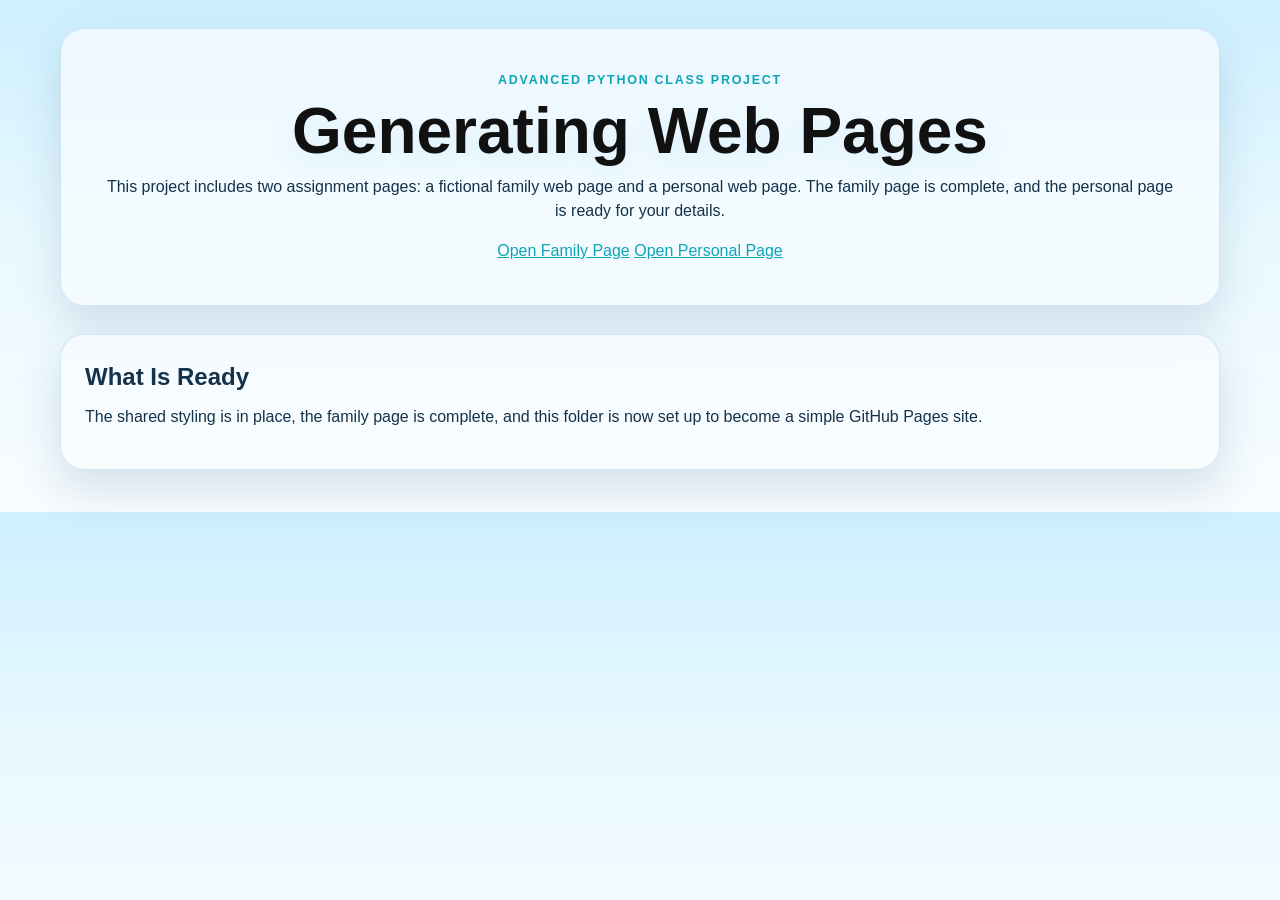
<file: index.html>
<!DOCTYPE html>
<html lang="en">
  <head>
    <meta charset="UTF-8" />
    <meta name="viewport" content="width=device-width, initial-scale=1.0" />
    <title>Generating Web Pages Project</title>
    <link rel="stylesheet" href="styles.css" />
  </head>
  <body>
    <main class="page-shell">
      <section class="hero">
        <p class="eyebrow">Advanced Python Class Project</p>
        <h1>Generating Web Pages</h1>
        <p>
          This project includes two assignment pages: a fictional family web page
          and a personal web page. The family page is complete, and the personal
          page is ready for your details.
        </p>
        <div class="nav-links">
          <a href="family.html">Open Family Page</a>
          <a class="secondary" href="personal.html">Open Personal Page</a>
        </div>
      </section>

      <section class="notice">
        <h2>What Is Ready</h2>
        <p>
          The shared styling is in place, the family page is complete, and this
          folder is now set up to become a simple GitHub Pages site.
        </p>
      </section>
    </main>
  </body>
</html>
</file>
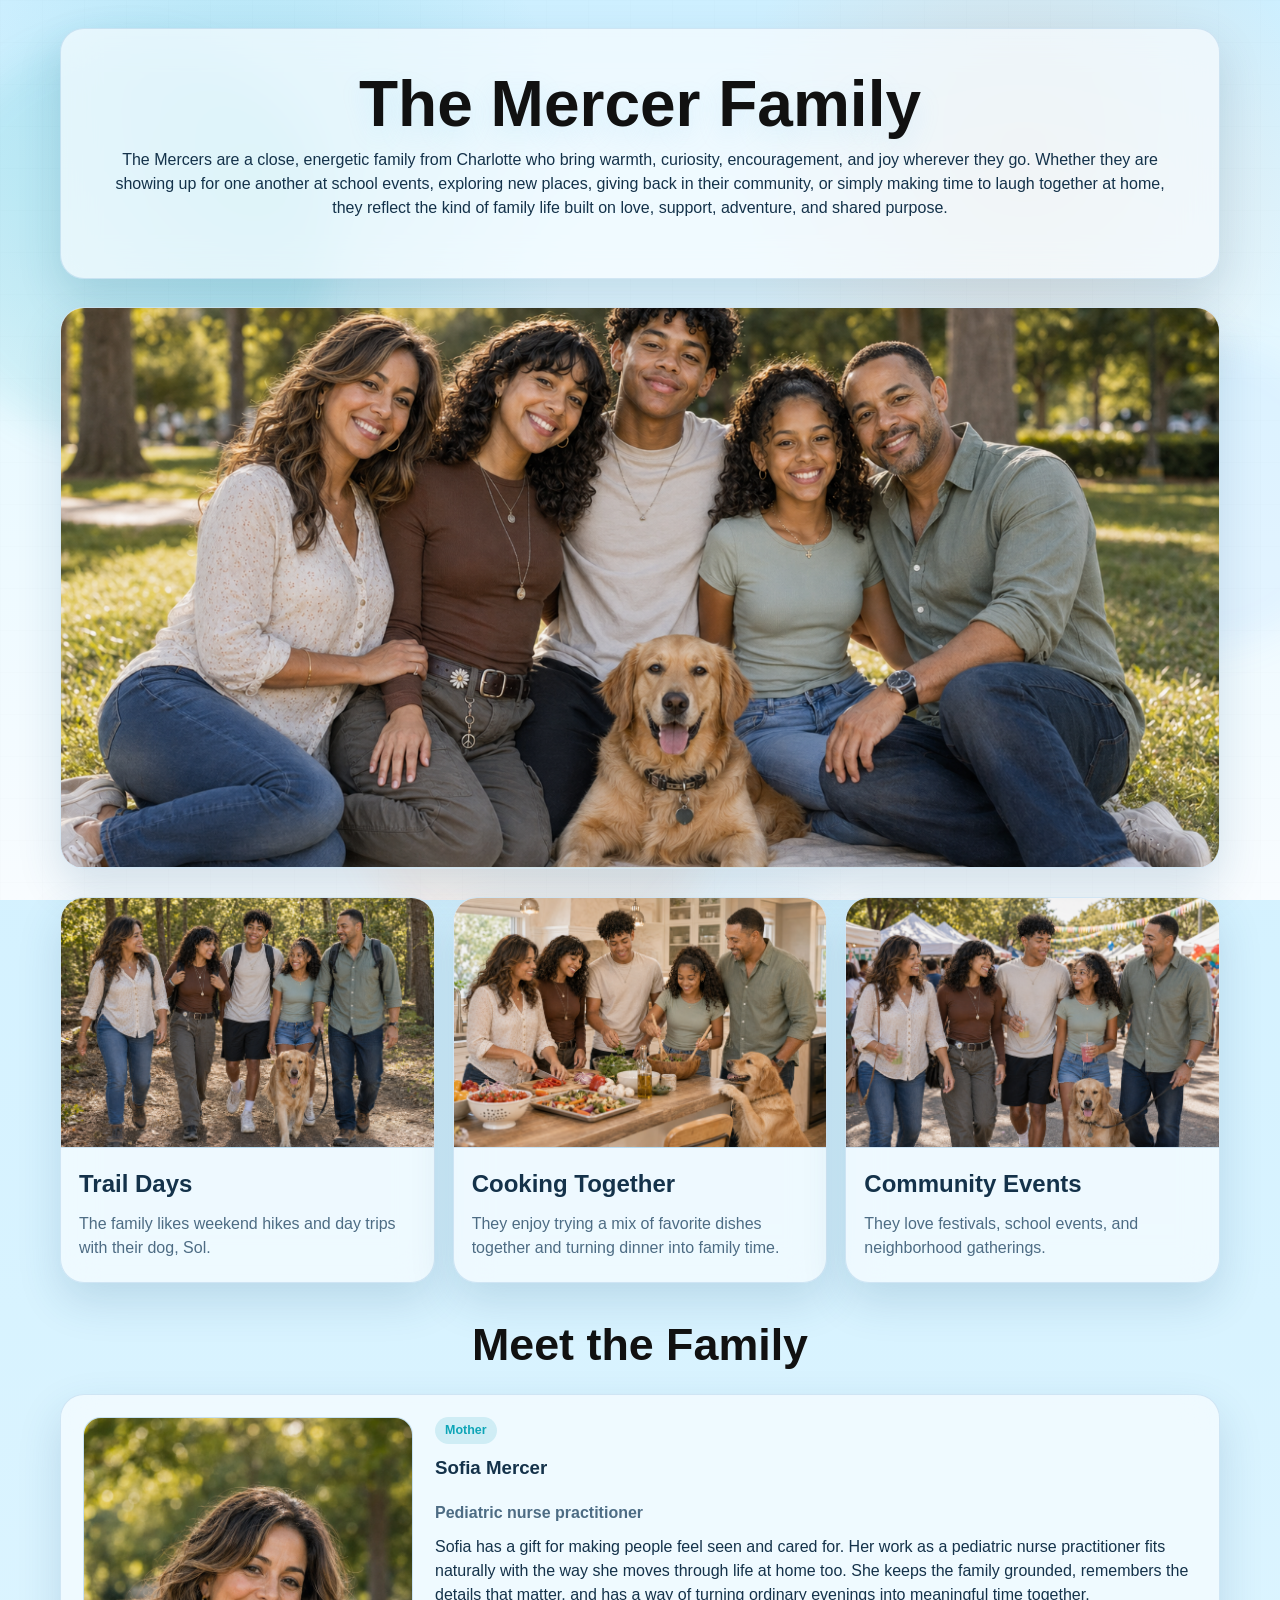
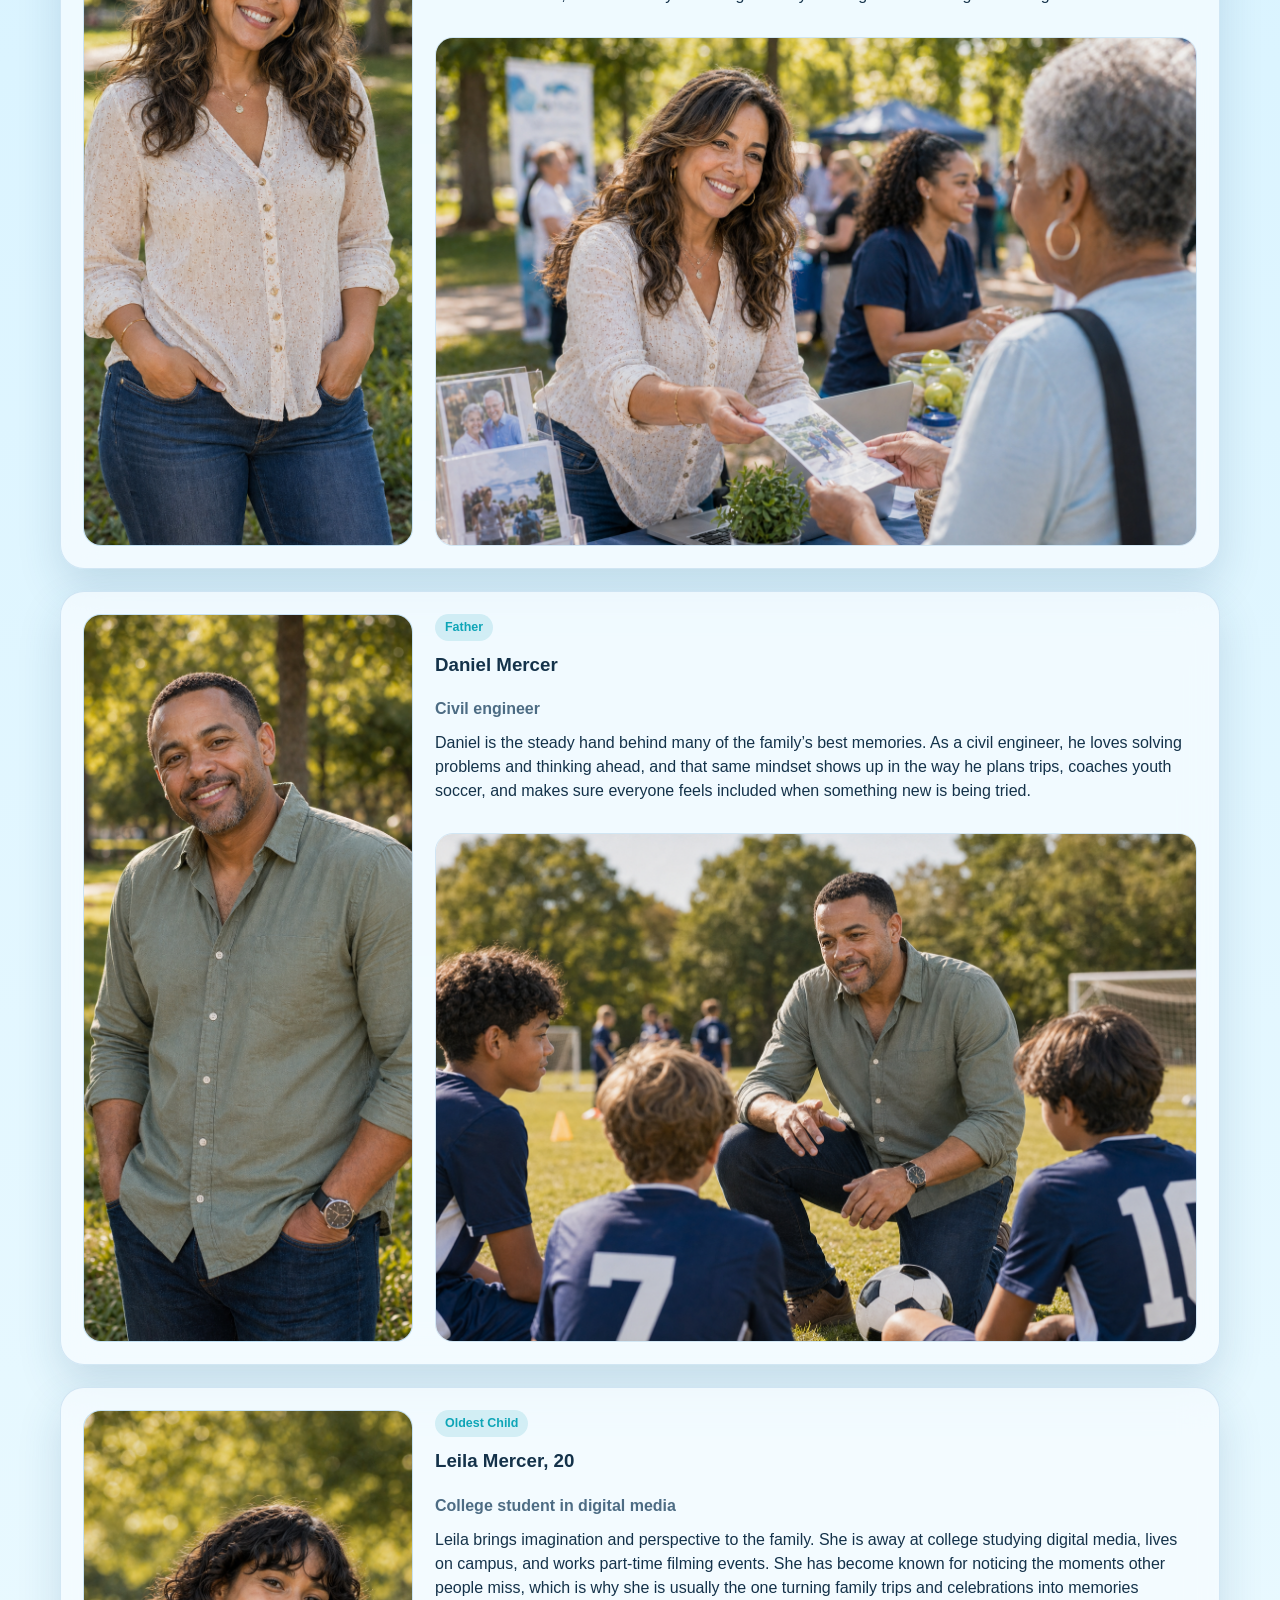
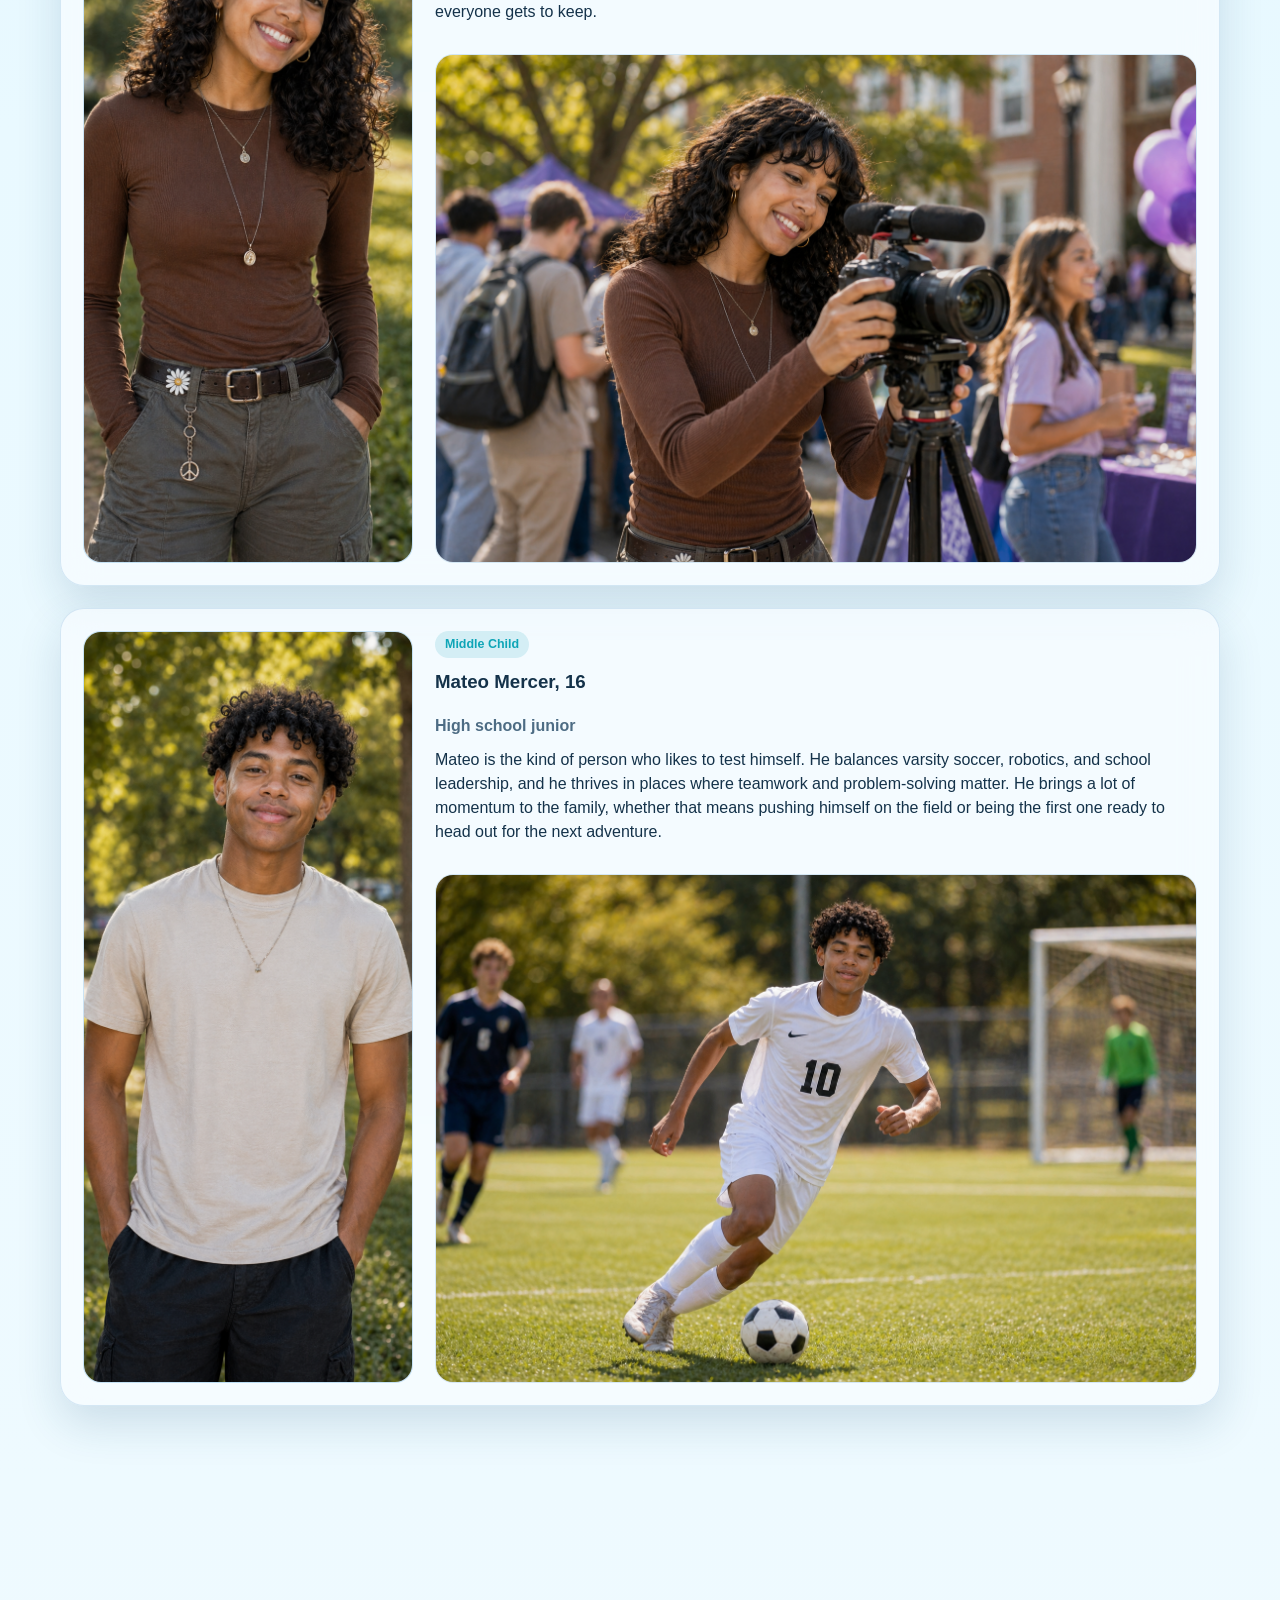
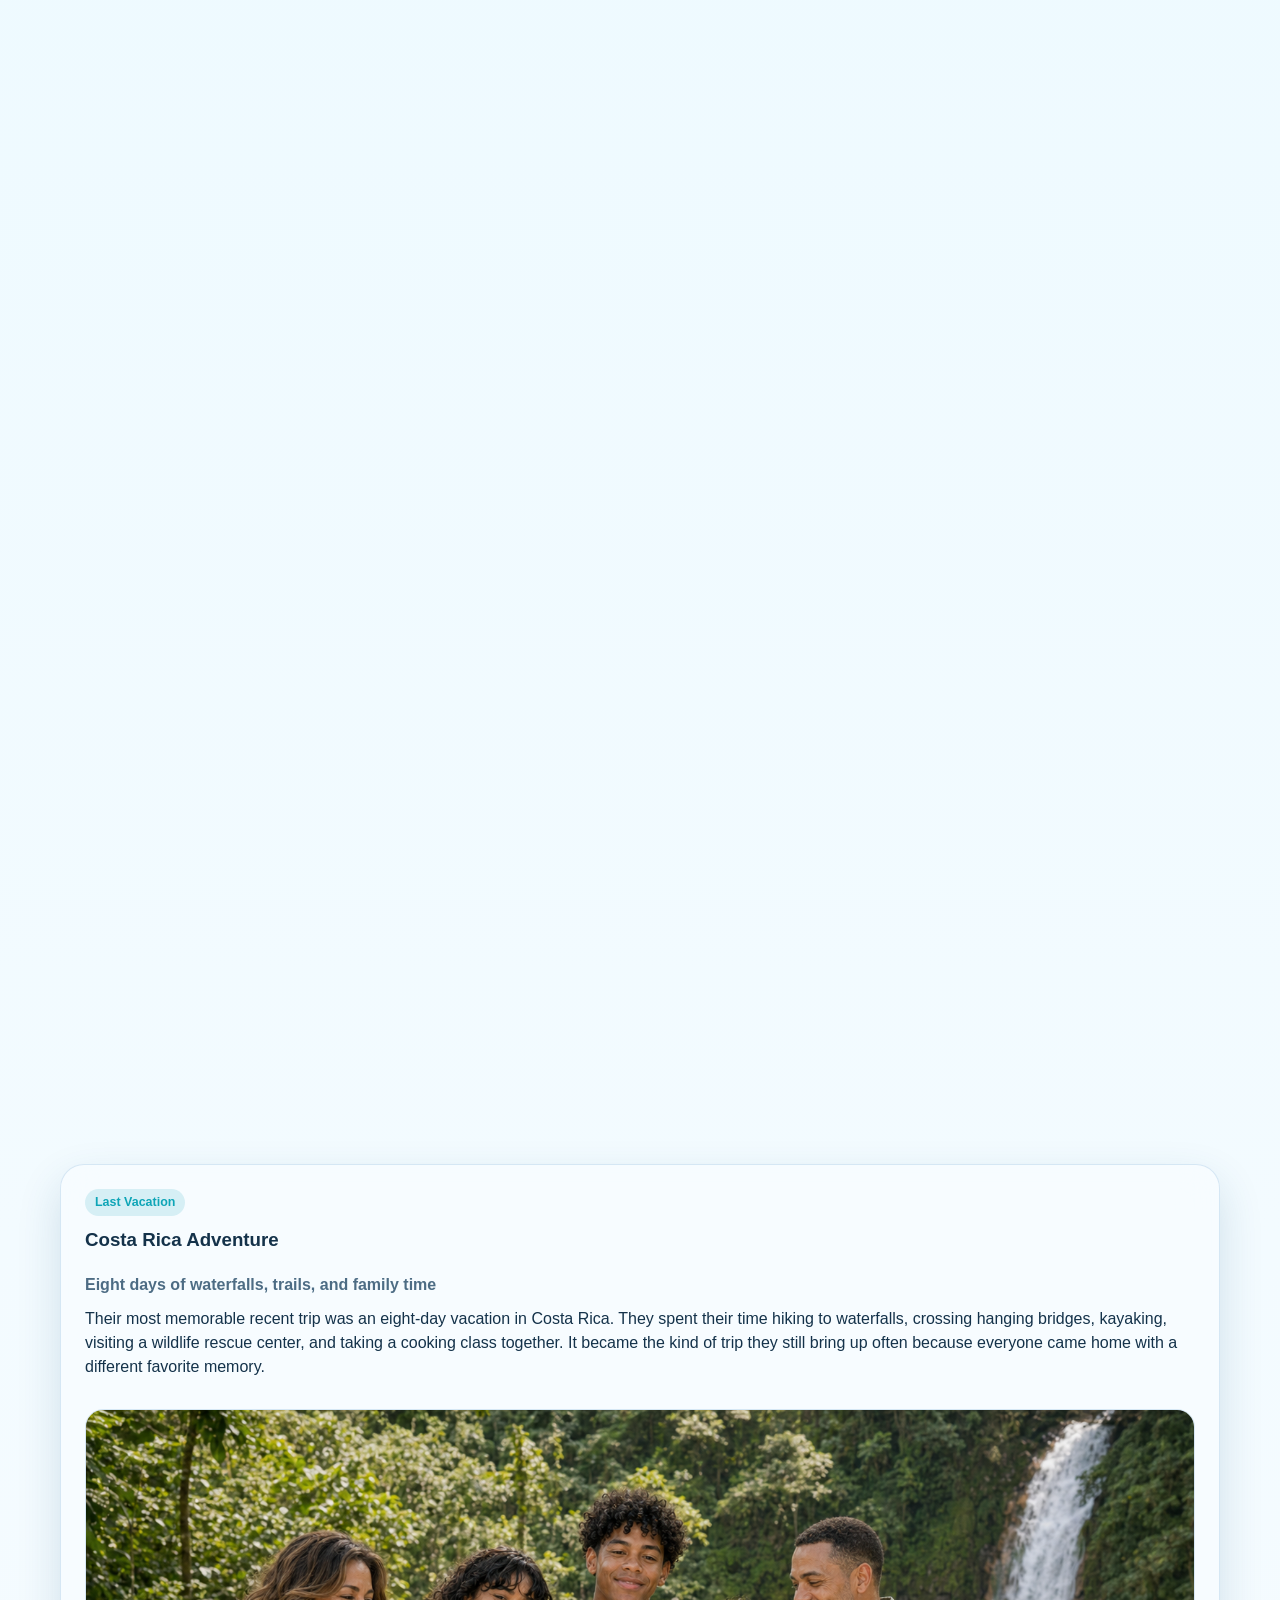
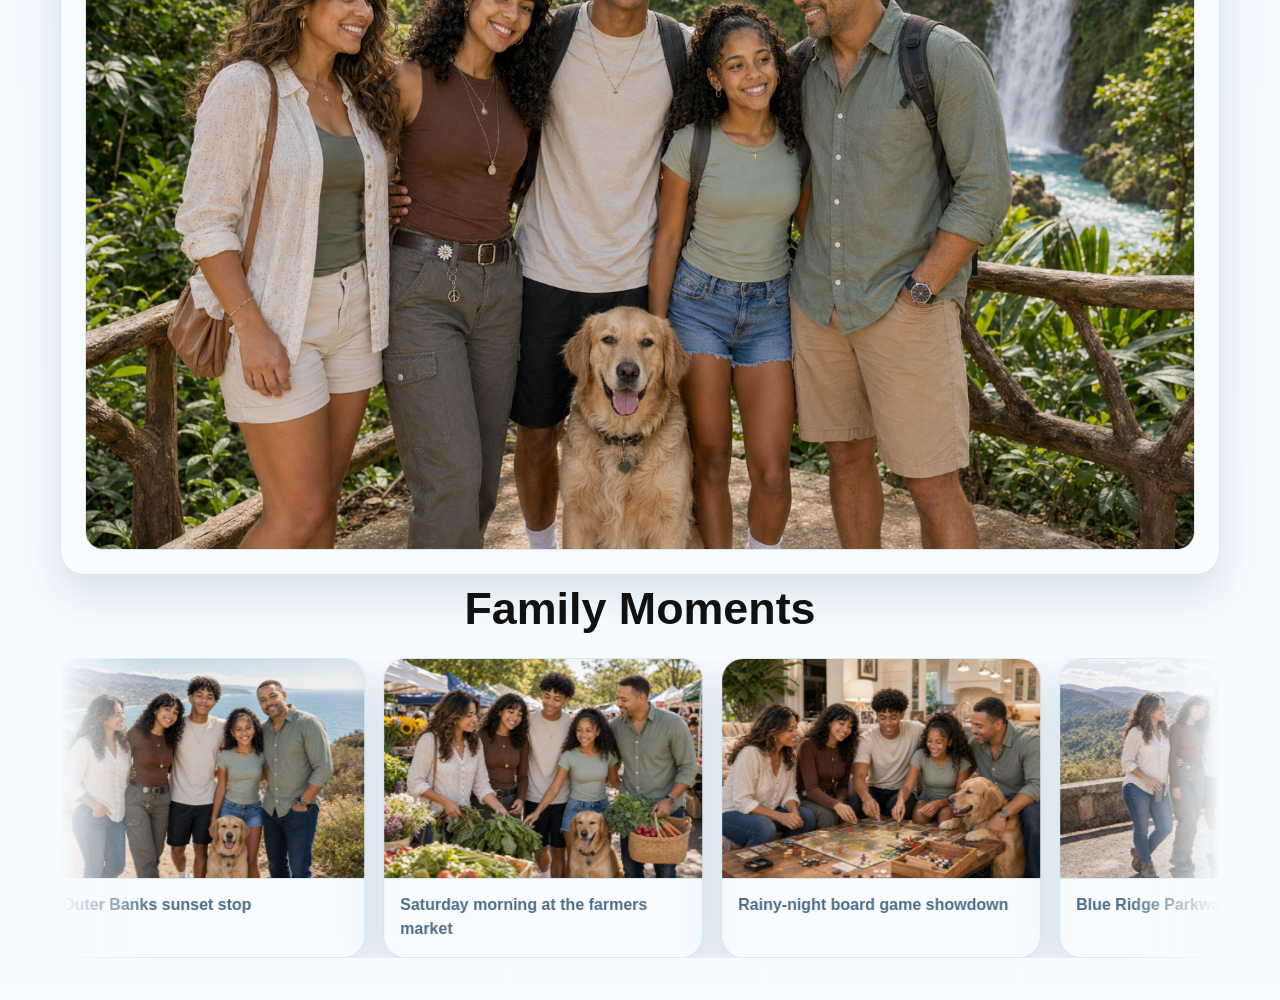
<file: family.html>
<!DOCTYPE html>
<html lang="en">
  <head>
    <meta charset="UTF-8" />
    <meta name="viewport" content="width=device-width, initial-scale=1.0" />
    <title>Mercer Family Web Page</title>
    <link rel="stylesheet" href="styles.css" />
  </head>
  <body>
    <div class="ambient-bg" aria-hidden="true">
      <span class="orb orb-one"></span>
      <span class="orb orb-two"></span>
      <span class="orb orb-three"></span>
      <span class="grid-glow"></span>
    </div>
    <main class="page-shell">
      <section class="hero reveal">
        <h1>The Mercer Family</h1>
        <p class="hero-copy">
          The Mercers are a close, energetic family from Charlotte who bring
          warmth, curiosity, encouragement, and joy wherever they go. Whether
          they are showing up for one another at school events, exploring new
          places, giving back in their community, or simply making time to
          laugh together at home, they reflect the kind of family life built on
          love, support, adventure, and shared purpose.
        </p>
      </section>

      <section class="hero-photo reveal">
        <img
          src="family-portrait-photo.png"
          alt="Photorealistic family portrait of the Mercer family together outdoors."
        />
      </section>

      <section class="family-strip reveal">
        <article class="family-together-card smooth-card">
          <img src="family-hike-photo.png" alt="The Mercer family hiking together." />
          <div class="photo-copy">
            <h2>Trail Days</h2>
            <p>The family likes weekend hikes and day trips with their dog, Sol.</p>
          </div>
        </article>

        <article class="family-together-card smooth-card">
          <img src="family-cooking-photo.png" alt="The Mercer family cooking together at home." />
          <div class="photo-copy">
            <h2>Cooking Together</h2>
            <p>They enjoy trying a mix of favorite dishes together and turning dinner into family time.</p>
          </div>
        </article>

        <article class="family-together-card smooth-card">
          <img src="family-festival-photo.png" alt="The Mercer family enjoying a community festival together." />
          <div class="photo-copy">
            <h2>Community Events</h2>
            <p>They love festivals, school events, and neighborhood gatherings.</p>
          </div>
        </article>
      </section>

      <section class="section-header reveal">
        <h2>Meet the Family</h2>
      </section>

      <section class="member-stack">
        <article class="member-band reveal smooth-card">
          <img class="member-photo-large" src="sofia-portrait.png" alt="Photorealistic portrait of Sofia Mercer." />
          <div class="member-copy">
            <span class="tag">Mother</span>
            <h3>Sofia Mercer</h3>
            <p class="member-role">Pediatric nurse practitioner</p>
            <p>
              Sofia has a gift for making people feel seen and cared for. Her
              work as a pediatric nurse practitioner fits naturally with the
              way she moves through life at home too. She keeps the family
              grounded, remembers the details that matter, and has a way of
              turning ordinary evenings into meaningful time together.
            </p>
            <div class="mini-gallery">
              <img src="sofia-activity.png" alt="Sofia Mercer helping at a community health event." />
            </div>
          </div>
        </article>

        <article class="member-band reveal smooth-card">
          <img class="member-photo-large" src="daniel-portrait.png" alt="Photorealistic portrait of Daniel Mercer." />
          <div class="member-copy">
            <span class="tag">Father</span>
            <h3>Daniel Mercer</h3>
            <p class="member-role">Civil engineer</p>
            <p>
              Daniel is the steady hand behind many of the family’s best
              memories. As a civil engineer, he loves solving problems and
              thinking ahead, and that same mindset shows up in the way he
              plans trips, coaches youth soccer, and makes sure everyone feels
              included when something new is being tried.
            </p>
            <div class="mini-gallery">
              <img src="daniel-activity.png" alt="Daniel Mercer coaching soccer on a field." />
            </div>
          </div>
        </article>

        <article class="member-band reveal smooth-card">
          <img class="member-photo-large" src="leila-portrait.png" alt="Photorealistic portrait of Leila Mercer." />
          <div class="member-copy">
            <span class="tag">Oldest Child</span>
            <h3>Leila Mercer, 20</h3>
            <p class="member-role">College student in digital media</p>
            <p>
              Leila brings imagination and perspective to the family. She is
              away at college studying digital media, lives on campus, and
              works part-time filming events. She has become known for noticing
              the moments other people miss, which is why she is usually the
              one turning family trips and celebrations into memories everyone
              gets to keep.
            </p>
            <div class="mini-gallery">
              <img src="leila-activity.png" alt="Leila Mercer filming with a camera." />
            </div>
          </div>
        </article>

        <article class="member-band reveal smooth-card">
          <img class="member-photo-large" src="mateo-portrait.png" alt="Photorealistic portrait of Mateo Mercer." />
          <div class="member-copy">
            <span class="tag">Middle Child</span>
            <h3>Mateo Mercer, 16</h3>
            <p class="member-role">High school junior</p>
            <p>
              Mateo is the kind of person who likes to test himself. He
              balances varsity soccer, robotics, and school leadership, and he
              thrives in places where teamwork and problem-solving matter. He
              brings a lot of momentum to the family, whether that means
              pushing himself on the field or being the first one ready to head
              out for the next adventure.
            </p>
            <div class="mini-gallery">
              <img src="mateo-activity.png" alt="Mateo Mercer playing soccer." />
            </div>
          </div>
        </article>

        <article class="member-band reveal smooth-card">
          <img class="member-photo-large" src="nadia-portrait.png" alt="Photorealistic portrait of Nadia Mercer." />
          <div class="member-copy">
            <span class="tag">Youngest Child</span>
            <h3>Nadia Mercer, 11</h3>
            <p class="member-role">Middle school student</p>
            <p>
              Nadia brings lightness and spark to the whole family. She loves
              dance, science projects, climbing, and almost anything that lets
              her move, explore, or create. She is especially proud of her
              recent science fair success, and she has a way of making even the
              busiest family day feel more fun.
            </p>
            <div class="mini-gallery">
              <img src="nadia-activity.png" alt="Nadia Mercer dancing in a studio." />
            </div>
          </div>
        </article>
      </section>

      <section class="grid reveal">
        <article class="card full-span smooth-card">
          <h2>Quick Family Facts</h2>
          <div class="facts-grid">
            <div class="fact-pill"><strong>Home Base</strong><span>Charlotte, North Carolina</span></div>
            <div class="fact-pill"><strong>Family Motto</strong><span>Say yes to learning, serving, and exploring.</span></div>
            <div class="fact-pill"><strong>Favorite Weekends</strong><span>Festivals, soccer, trails, and cookouts</span></div>
            <div class="fact-pill"><strong>Traditions</strong><span>Big dinners, weekend outings, shared laughter, and making time for one another</span></div>
            <div class="fact-pill"><strong>Family Pet</strong><span>Sol, a golden retriever mix who joins outdoor family days</span></div>
          </div>
        </article>
      </section>

      <section class="card reveal smooth-card vacation-card">
        <div class="member-copy">
          <span class="tag">Last Vacation</span>
          <h3>Costa Rica Adventure</h3>
          <p class="member-role">Eight days of waterfalls, trails, and family time</p>
          <p>
            Their most memorable recent trip was an eight-day vacation in Costa
            Rica. They spent their time hiking to waterfalls, crossing hanging
            bridges, kayaking, visiting a wildlife rescue center, and taking a
            cooking class together. It became the kind of trip they still bring
            up often because everyone came home with a different favorite
            memory.
          </p>
          <div class="mini-gallery">
            <img src="vacation-costa-rica-main.png" alt="The Mercer family together on vacation in Costa Rica." />
          </div>
        </div>
      </section>

      <section class="section-header reveal">
        <h2>Family Moments</h2>
      </section>

      <section class="wheel-gallery reveal" data-carousel>
        <div class="wheel-track" data-carousel-track>
          <article class="wheel-card smooth-card">
            <img src="family-beach-overlook.png" alt="The Mercer family together at a beach overlook during a day trip." />
            <p>Outer Banks sunset stop</p>
          </article>
          <article class="wheel-card smooth-card">
            <img src="family-farmers-market.png" alt="The Mercer family together at an outdoor farmers market." />
            <p>Saturday morning at the farmers market</p>
          </article>
          <article class="wheel-card smooth-card">
            <img src="family-game-night.png" alt="The Mercer family together playing a board game at home." />
            <p>Rainy-night board game showdown</p>
          </article>
          <article class="wheel-card smooth-card">
            <img src="family-roadtrip-stop.png" alt="The Mercer family together at a scenic road trip stop." />
            <p>Blue Ridge Parkway photo break</p>
          </article>
        </div>
      </section>
    </main>
    <script src="family.js"></script>
  </body>
</html>
</file>
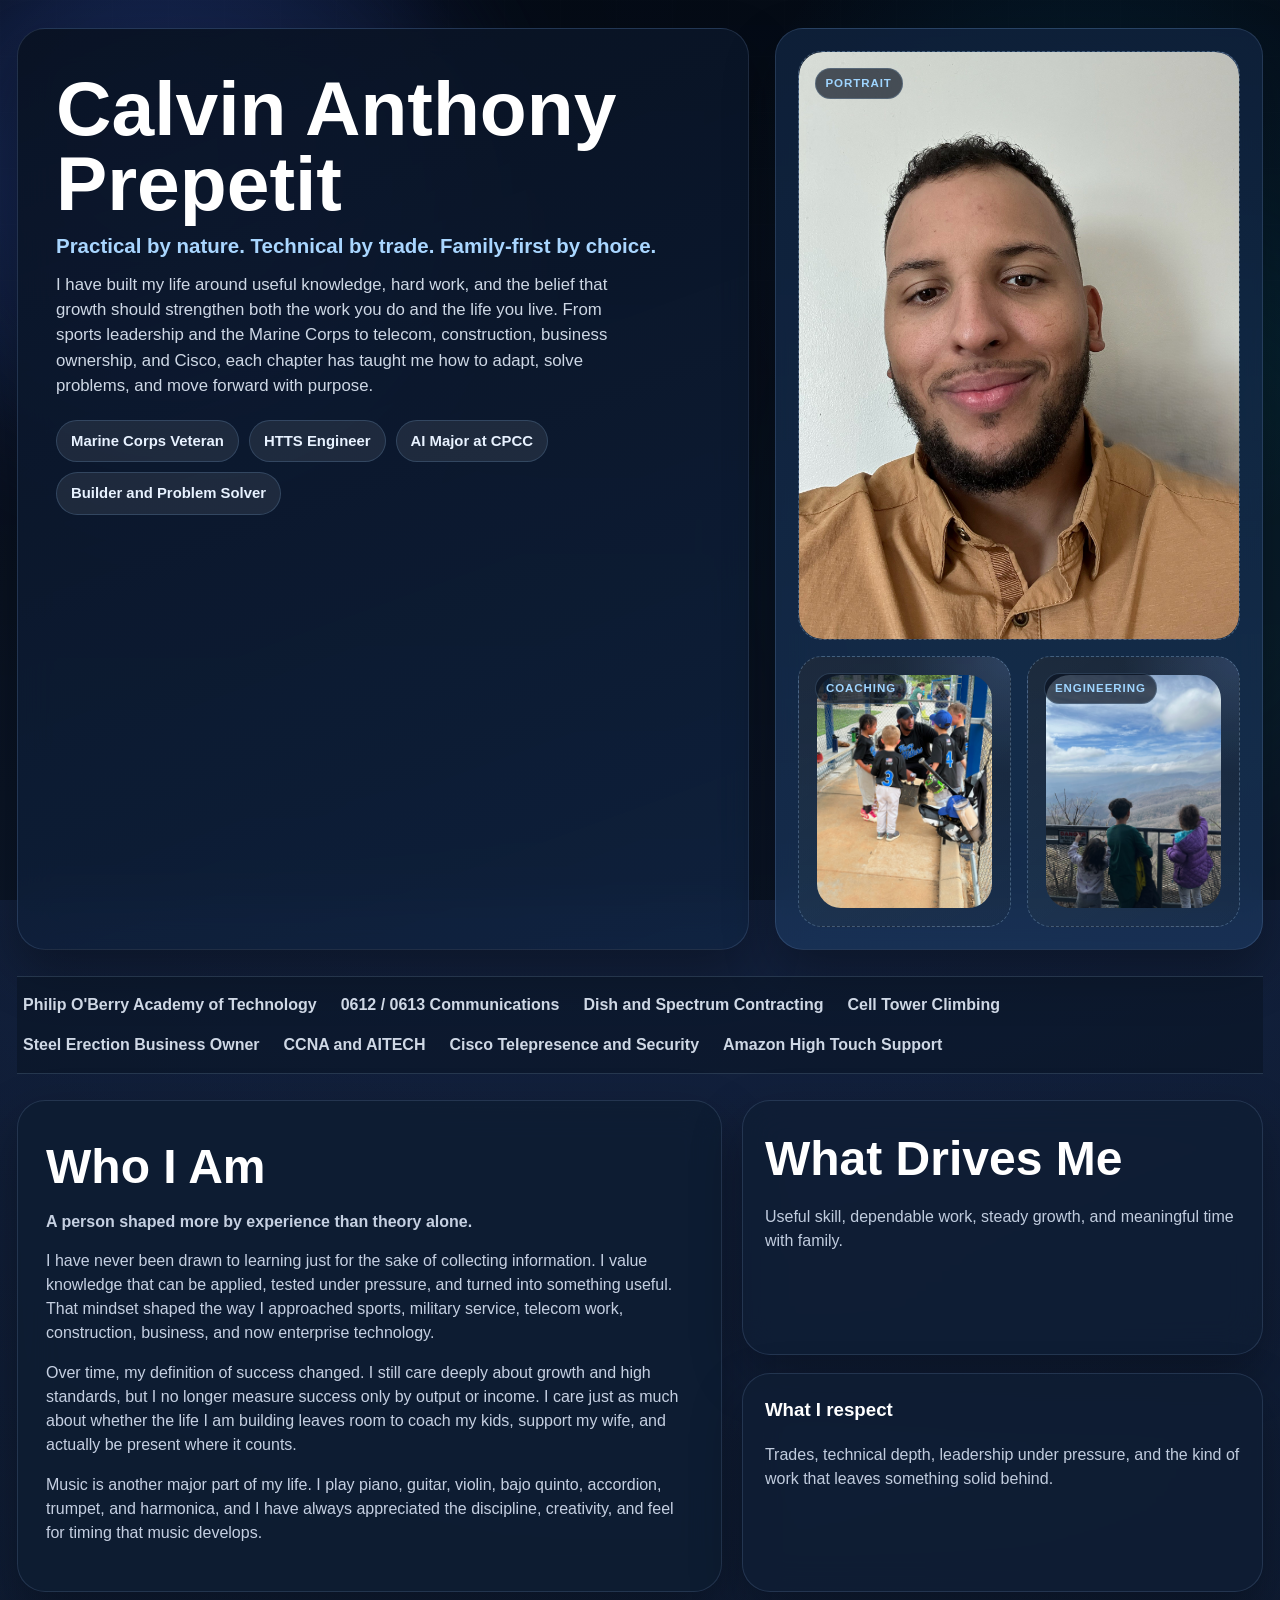
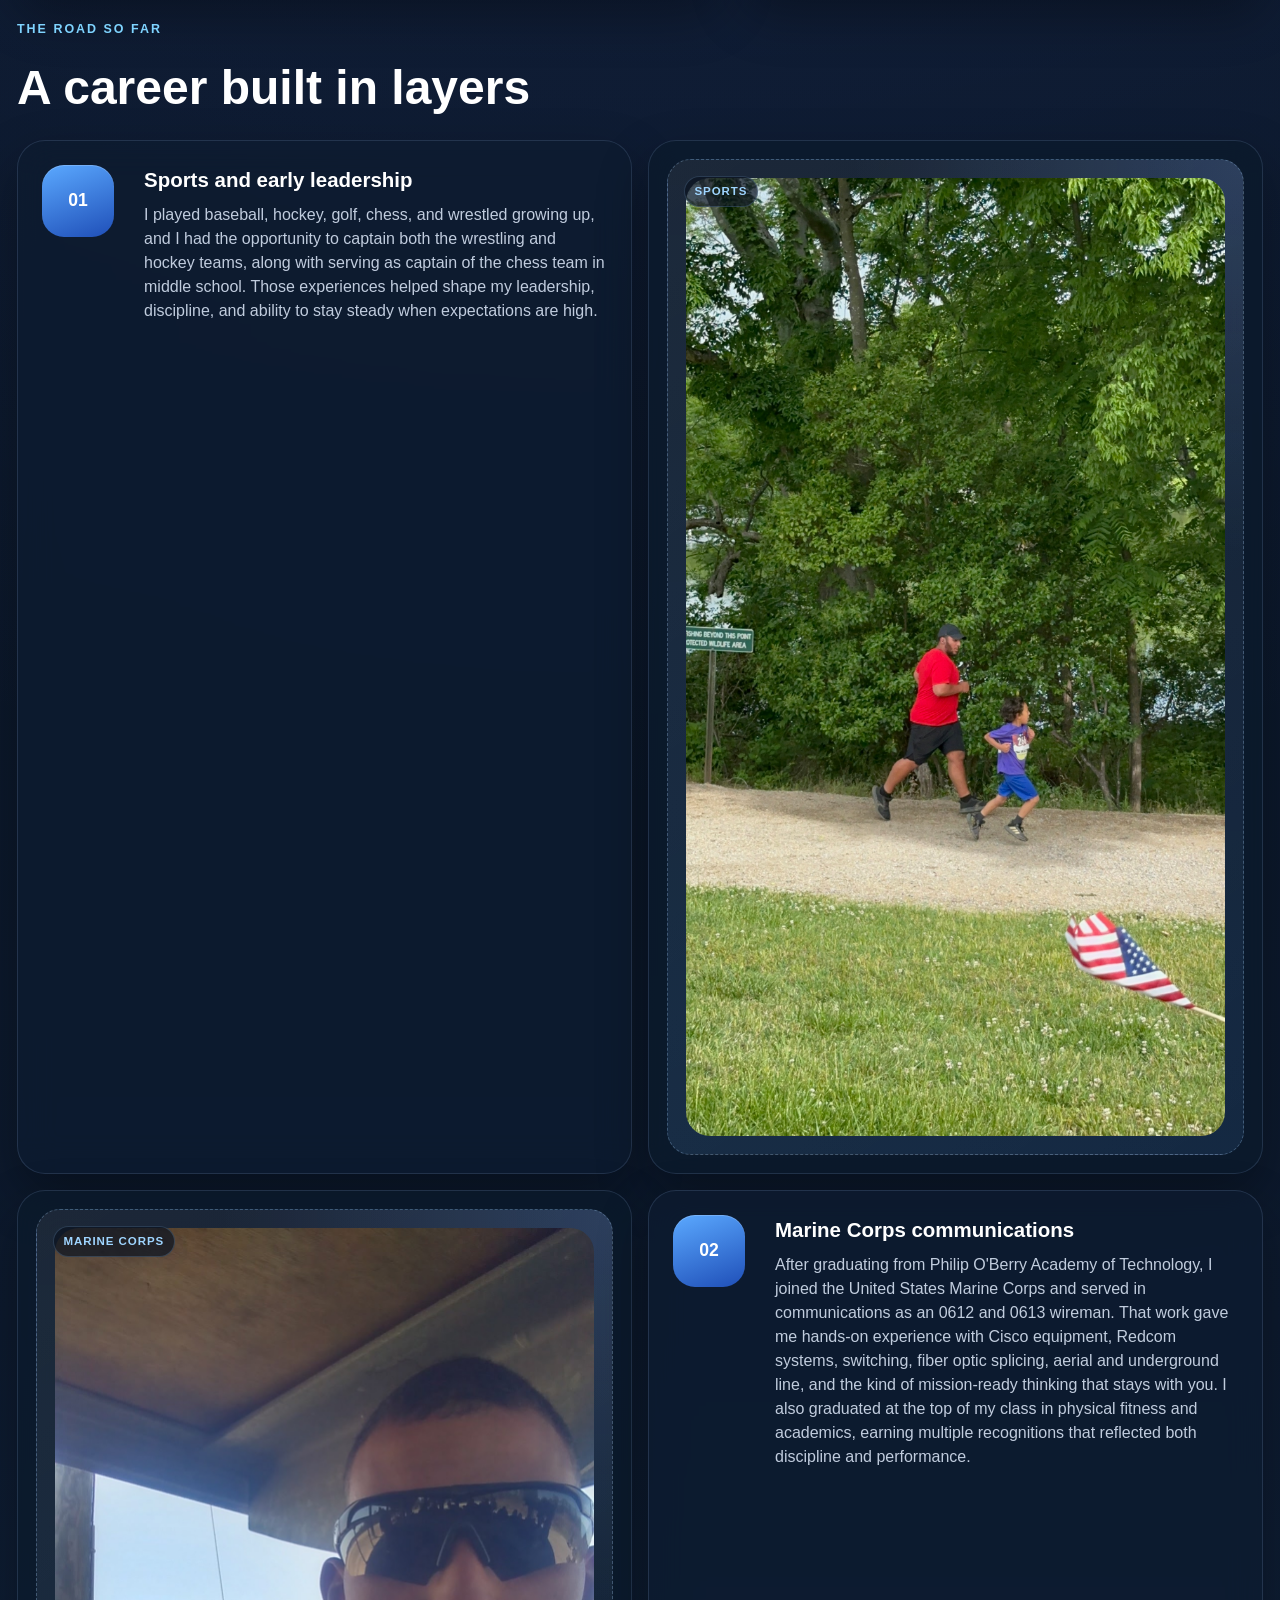
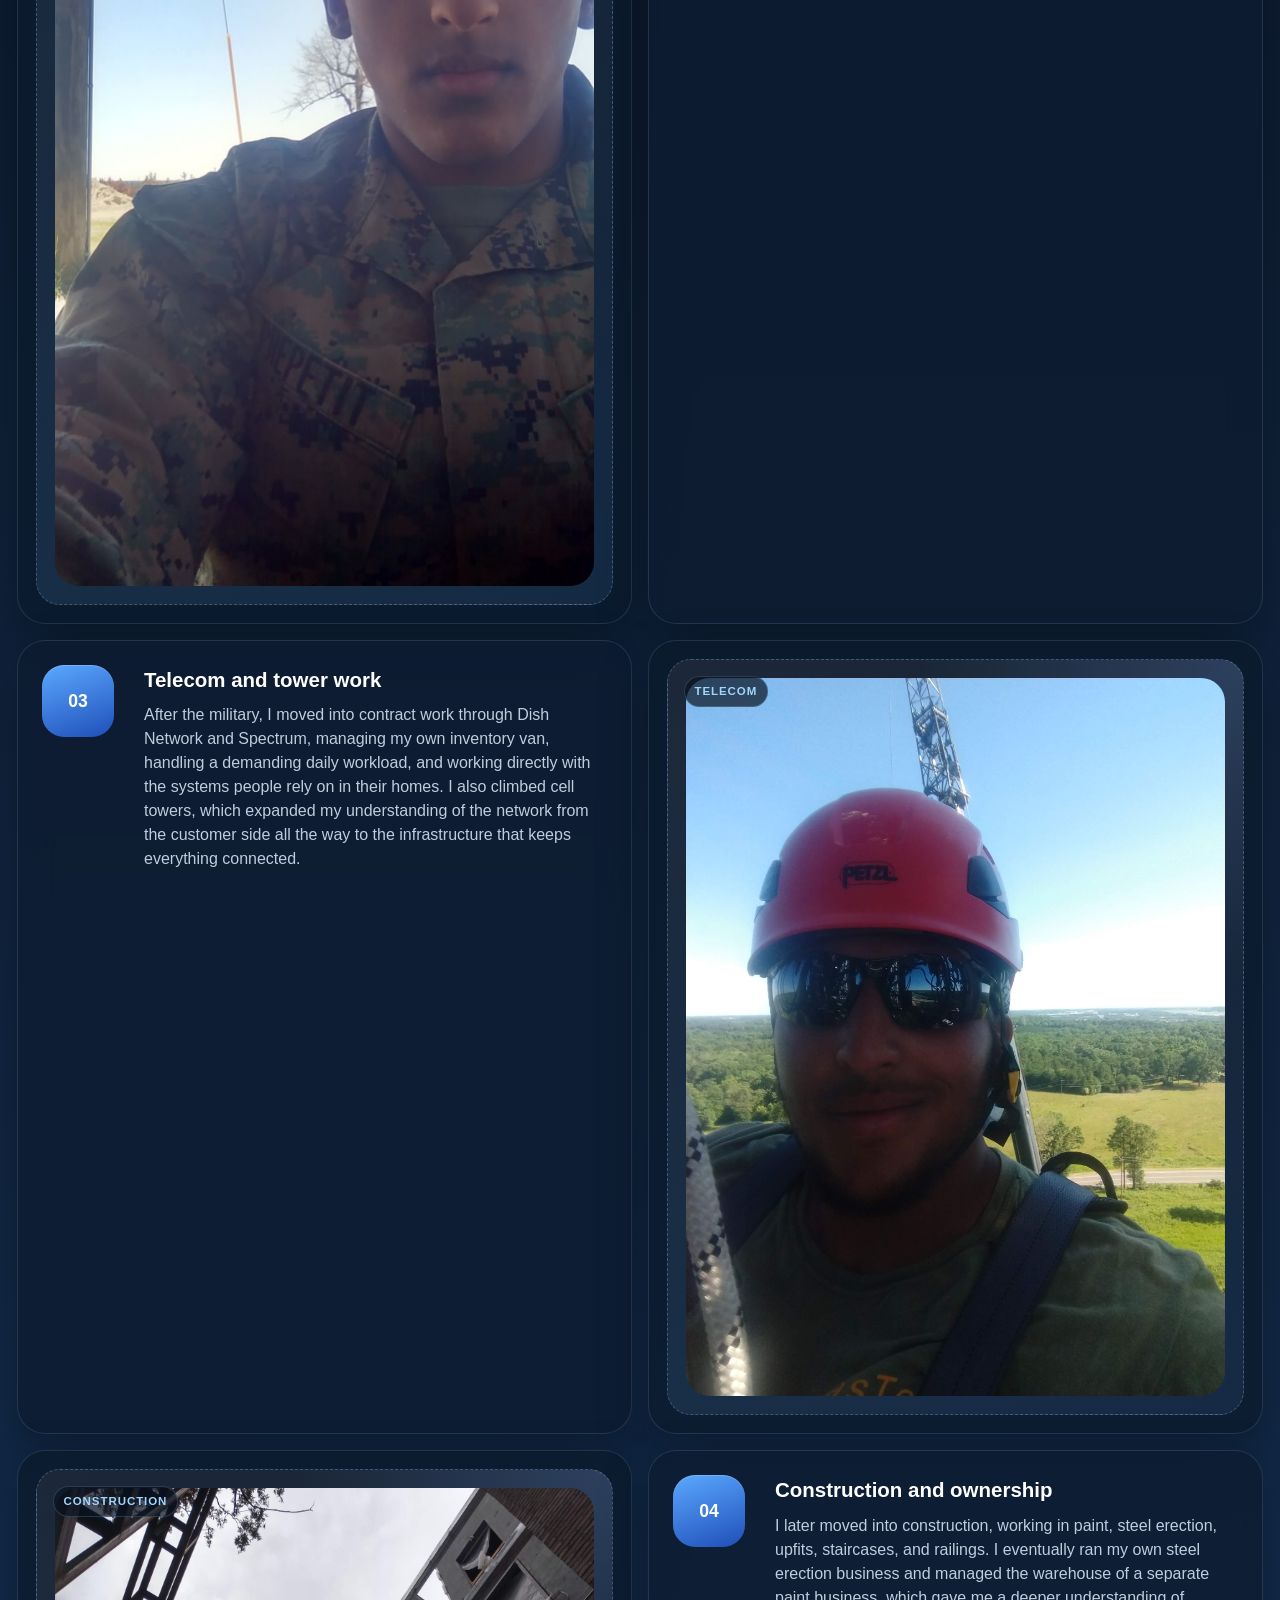
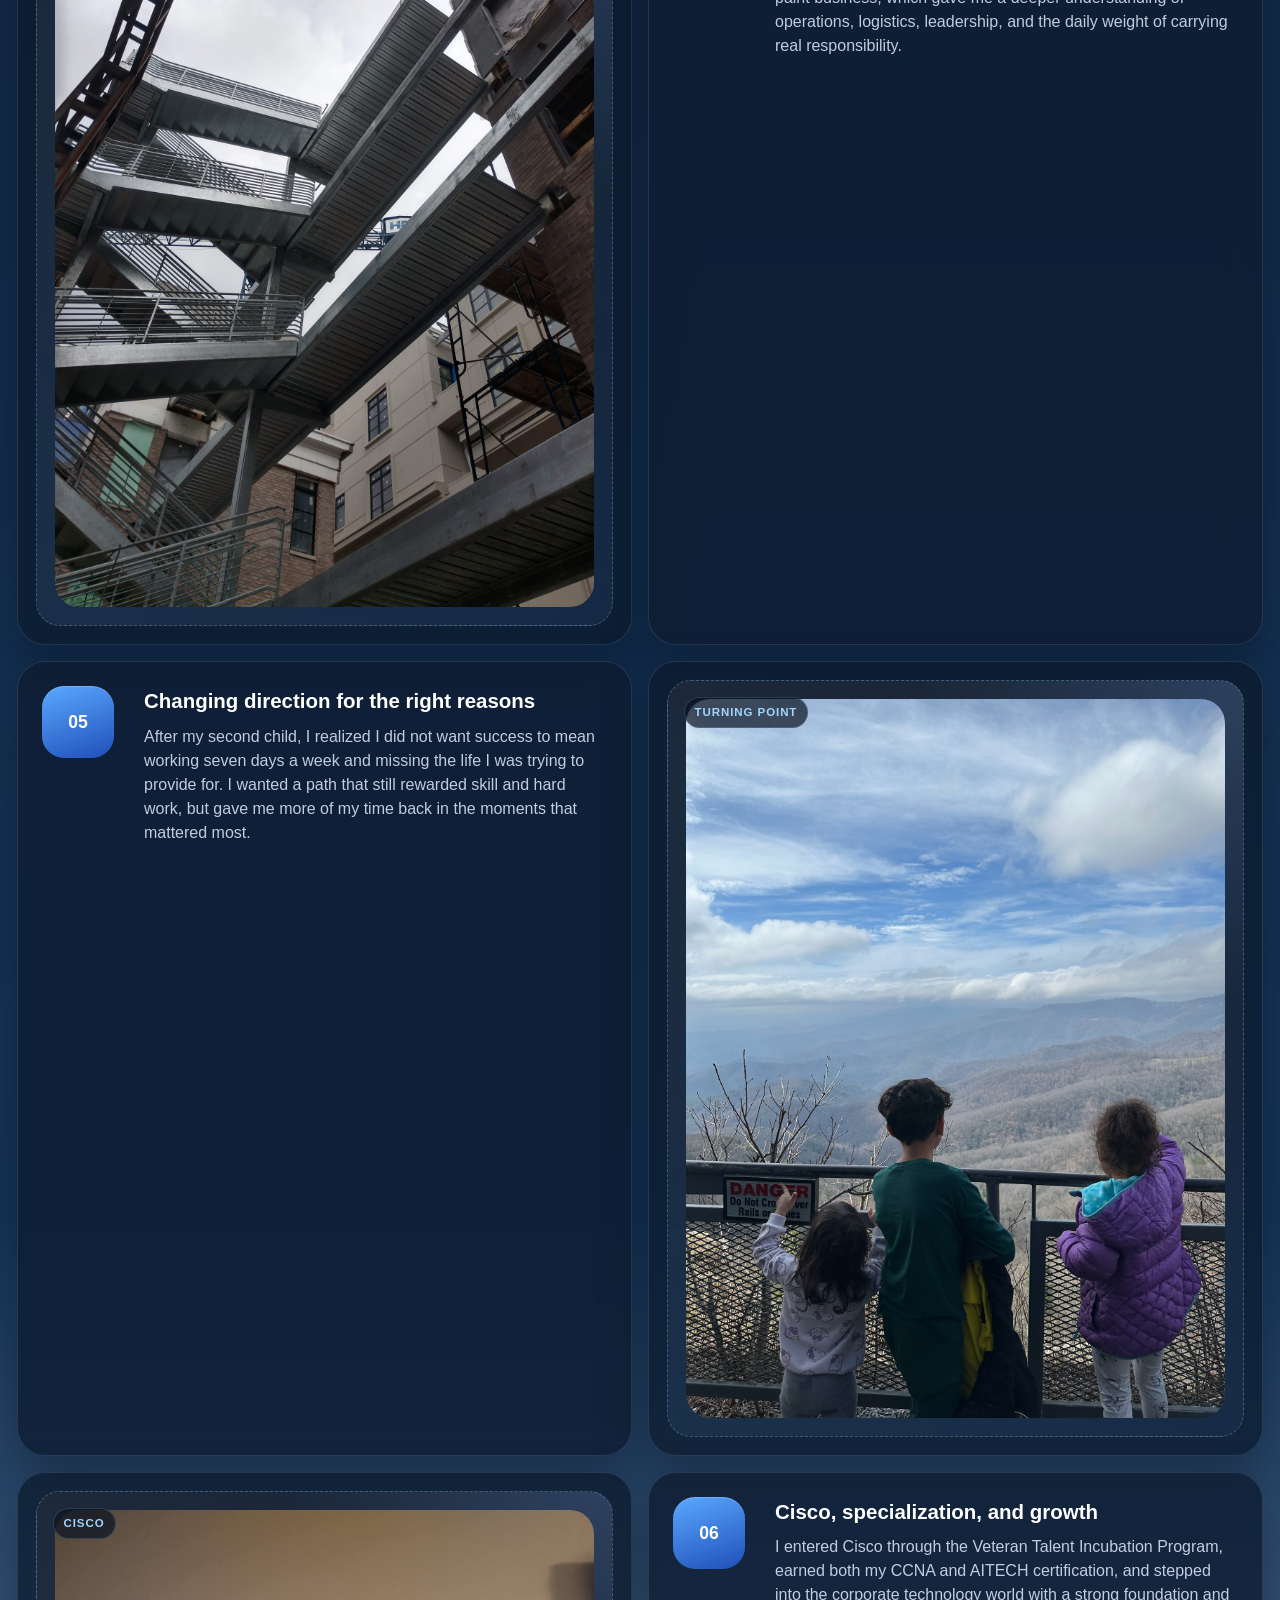
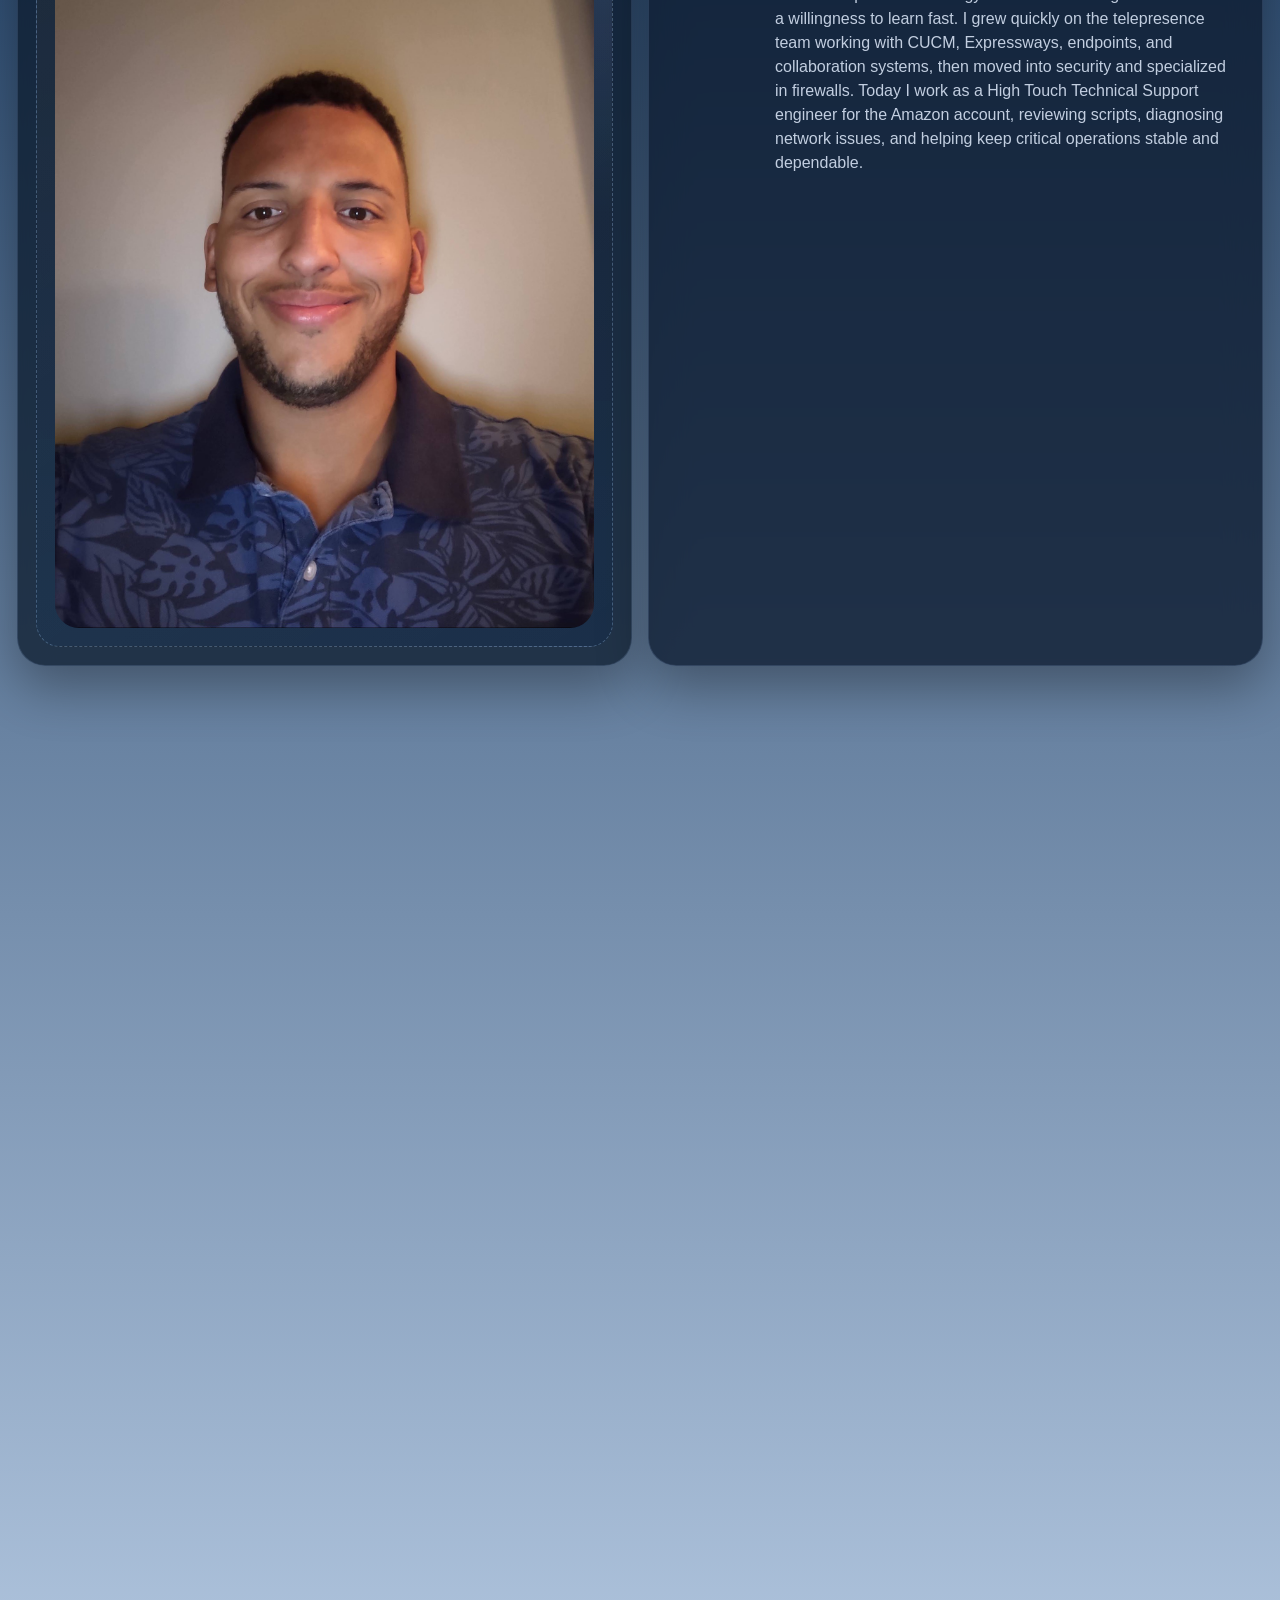
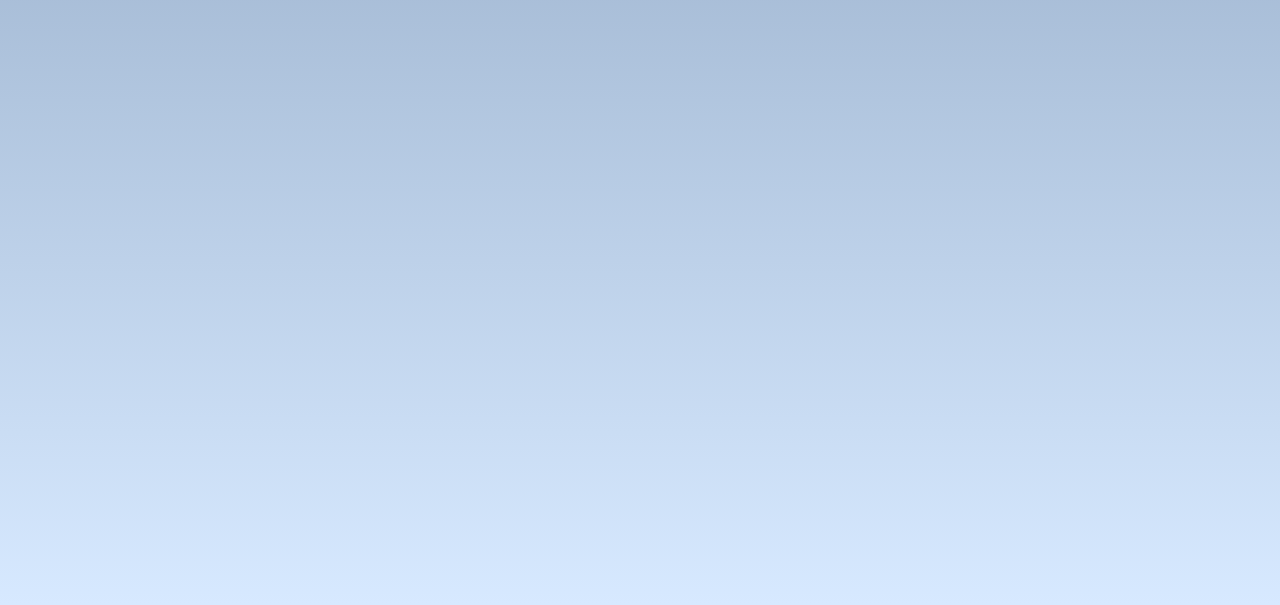
<file: personal.html>
<!DOCTYPE html>
<html lang="en">
  <head>
    <meta charset="UTF-8" />
    <meta name="viewport" content="width=device-width, initial-scale=1.0" />
    <title>Calvin Anthony Prepetit | Personal Web Page</title>
    <link rel="stylesheet" href="styles.css" />
  </head>
  <body class="personal-page">
    <div class="personal-bg" aria-hidden="true">
      <span class="personal-beam personal-beam-one"></span>
      <span class="personal-beam personal-beam-two"></span>
      <span class="personal-grid"></span>
    </div>

    <main class="page-shell personal-shell">
      <section class="personal-hero reveal">
        <div class="personal-hero-copy">
          <h1>Calvin Anthony Prepetit</h1>
          <p class="personal-slogan">Practical by nature. Technical by trade. Family-first by choice.</p>
          <p class="personal-lead">
            I have built my life around useful knowledge, hard work, and the
            belief that growth should strengthen both the work you do and the
            life you live. From sports leadership and the Marine Corps to
            telecom, construction, business ownership, and Cisco, each chapter
            has taught me how to adapt, solve problems, and move forward with
            purpose.
          </p>
          <div class="personal-chip-row">
            <span>Marine Corps Veteran</span>
            <span>HTTS Engineer</span>
            <span>AI Major at CPCC</span>
            <span>Builder and Problem Solver</span>
          </div>
        </div>

        <div class="personal-hero-visual smooth-card">
          <div class="placeholder-stack">
            <div class="placeholder-card placeholder-portrait">
              <div class="placeholder-badge">Portrait</div>
              <img
                class="personal-portrait-image"
                src="personal-portrait.jpg"
                alt="Professional portrait of Calvin Anthony Prepetit"
              />
            </div>

            <div class="placeholder-pair">
              <div class="placeholder-card placeholder-scene">
                <div class="placeholder-badge">Coaching</div>
                <img
                  class="placeholder-photo"
                  src="personal-coachingteam.jpg"
                  alt="Calvin coaching and spending time with his team"
                />
              </div>
              <div class="placeholder-card placeholder-scene">
                <div class="placeholder-badge">Engineering</div>
                <img
                  class="placeholder-photo"
                  src="personal-overlook.jpg"
                  alt="Calvin in a reflective networking and engineering moment"
                />
              </div>
            </div>
          </div>
        </div>
      </section>

      <section class="personal-marquee reveal">
        <div class="personal-marquee-track">
          <span>Philip O&#39;Berry Academy of Technology</span>
          <span>0612 / 0613 Communications</span>
          <span>Dish and Spectrum Contracting</span>
          <span>Cell Tower Climbing</span>
          <span>Steel Erection Business Owner</span>
          <span>CCNA and AITECH</span>
          <span>Cisco Telepresence and Security</span>
          <span>Amazon High Touch Support</span>
        </div>
      </section>

      <section class="personal-band reveal">
        <div class="personal-band-copy">
          <h2>Who I Am</h2>
          <p class="personal-band-subtitle">A person shaped more by experience than theory alone.</p>
          <p>
            I have never been drawn to learning just for the sake of collecting
            information. I value knowledge that can be applied, tested under
            pressure, and turned into something useful. That mindset shaped the
            way I approached sports, military service, telecom work,
            construction, business, and now enterprise technology.
          </p>
          <p>
            Over time, my definition of success changed. I still care deeply
            about growth and high standards, but I no longer measure success
            only by output or income. I care just as much about whether the
            life I am building leaves room to coach my kids, support my wife,
            and actually be present where it counts.
          </p>
          <p>
            Music is another major part of my life. I play piano, guitar,
            violin, bajo quinto, accordion, trumpet, and harmonica, and I have
            always appreciated the discipline, creativity, and feel for timing
            that music develops.
          </p>
        </div>

        <div class="personal-band-side">
          <article class="value-card smooth-card">
            <h2>What Drives Me</h2>
            <p>Useful skill, dependable work, steady growth, and meaningful time with family.</p>
          </article>
          <article class="value-card smooth-card">
            <h3>What I respect</h3>
            <p>Trades, technical depth, leadership under pressure, and the kind of work that leaves something solid behind.</p>
          </article>
        </div>
      </section>

      <section class="personal-section reveal">
        <div class="personal-heading">
          <p class="personal-section-kicker">The Road So Far</p>
          <h2>A career built in layers</h2>
        </div>

        <div class="journey-grid">
          <article class="journey-step smooth-card">
            <div class="journey-marker">01</div>
            <div class="journey-copy">
              <h3>Sports and early leadership</h3>
              <p>
                I played baseball, hockey, golf, chess, and wrestled growing
                up, and I had the opportunity to captain both the wrestling and
                hockey teams, along with serving as captain of the chess team
                in middle school. Those experiences helped shape my leadership,
                discipline, and ability to stay steady when expectations are
                high.
              </p>
            </div>
          </article>

          <article class="journey-visual smooth-card">
            <div class="placeholder-card placeholder-wide">
              <div class="placeholder-badge">Sports</div>
              <img
                class="placeholder-photo"
                src="personal-running.jpg"
                alt="Calvin in a sports and leadership setting"
              />
            </div>
          </article>

          <article class="journey-visual smooth-card">
            <div class="placeholder-card placeholder-wide">
              <div class="placeholder-badge">Marine Corps</div>
              <img
                class="placeholder-photo"
                src="personal-marine.jpg"
                alt="Calvin during his Marine Corps communications career"
              />
            </div>
          </article>

          <article class="journey-step smooth-card">
            <div class="journey-marker">02</div>
            <div class="journey-copy">
              <h3>Marine Corps communications</h3>
              <p>
                After graduating from Philip O&#39;Berry Academy of Technology, I
                joined the United States Marine Corps and served in
                communications as an 0612 and 0613 wireman. That work gave me
                hands-on experience with Cisco equipment, Redcom systems,
                switching, fiber optic splicing, aerial and underground line,
                and the kind of mission-ready thinking that stays with you. I
                also graduated at the top of my class in physical fitness and
                academics, earning multiple recognitions that reflected both
                discipline and performance.
              </p>
            </div>
          </article>

          <article class="journey-step smooth-card">
            <div class="journey-marker">03</div>
            <div class="journey-copy">
              <h3>Telecom and tower work</h3>
              <p>
                After the military, I moved into contract work through Dish
                Network and Spectrum, managing my own inventory van, handling a
                demanding daily workload, and working directly with the systems
                people rely on in their homes. I also climbed cell towers,
                which expanded my understanding of the network from the customer
                side all the way to the infrastructure that keeps everything
                connected.
              </p>
            </div>
          </article>

          <article class="journey-visual smooth-card">
            <div class="placeholder-card placeholder-wide">
              <div class="placeholder-badge">Telecom</div>
              <img
                class="placeholder-photo"
                src="personal-tower.jpg"
                alt="Calvin in telecom field work and tower operations"
              />
            </div>
          </article>

          <article class="journey-visual smooth-card">
            <div class="placeholder-card placeholder-wide">
              <div class="placeholder-badge">Construction</div>
              <img
                class="placeholder-photo"
                src="personal-stairs.jpg"
                alt="Calvin working in construction and steel work"
              />
            </div>
          </article>

          <article class="journey-step smooth-card">
            <div class="journey-marker">04</div>
            <div class="journey-copy">
              <h3>Construction and ownership</h3>
              <p>
                I later moved into construction, working in paint, steel
                erection, upfits, staircases, and railings. I eventually ran my
                own steel erection business and managed the warehouse of a
                separate paint business, which gave me a deeper understanding
                of operations, logistics, leadership, and the daily weight of
                carrying real responsibility.
              </p>
            </div>
          </article>

          <article class="journey-step smooth-card">
            <div class="journey-marker">05</div>
            <div class="journey-copy">
              <h3>Changing direction for the right reasons</h3>
              <p>
                After my second child, I realized I did not want success to mean
                working seven days a week and missing the life I was trying to
                provide for. I wanted a path that still rewarded skill and hard
                work, but gave me more of my time back in the moments that
                mattered most.
              </p>
            </div>
          </article>

          <article class="journey-visual smooth-card">
            <div class="placeholder-card placeholder-wide">
              <div class="placeholder-badge">Turning Point</div>
              <img
                class="placeholder-photo"
                src="personal-overlook.jpg"
                alt="Calvin reflecting on the family-centered turning point in his life"
              />
            </div>
          </article>

          <article class="journey-visual smooth-card">
            <div class="placeholder-card placeholder-wide">
              <div class="placeholder-badge">Cisco</div>
              <img
                class="placeholder-photo"
                src="personal-cisco.jpg"
                alt="Calvin in a Cisco collaboration and security setting"
              />
            </div>
          </article>

          <article class="journey-step smooth-card">
            <div class="journey-marker">06</div>
            <div class="journey-copy">
              <h3>Cisco, specialization, and growth</h3>
              <p>
                I entered Cisco through the Veteran Talent Incubation Program,
                earned both my CCNA and AITECH certification, and stepped into
                the corporate technology world with a strong foundation and a
                willingness to learn fast. I grew quickly on the telepresence
                team working with CUCM, Expressways, endpoints, and
                collaboration systems, then moved into security and specialized
                in firewalls. Today I work as a High Touch Technical Support
                engineer for the Amazon account, reviewing scripts, diagnosing
                network issues, and helping keep critical operations stable and
                dependable.
              </p>
            </div>
          </article>
        </div>
      </section>

      <section class="personal-duo reveal">
        <article class="personal-feature smooth-card">
          <p class="personal-section-kicker">Work Now</p>
          <h2>Enterprise-scale engineering with practical impact</h2>
          <p>
            My work today sits at the intersection of networking, security,
            troubleshooting, review, and operational resilience. What I enjoy
            most is that the work demands clarity: understand the system,
            identify the risk, find the real failure point, and help move
            toward the right solution.
          </p>
          <p>
            I have also helped create artificial intelligence efforts within my
            team, which fits naturally with the way I think about process
            improvement and smarter problem-solving.
          </p>
        </article>

        <article class="personal-feature smooth-card">
          <p class="personal-section-kicker">Education Now</p>
          <h2>Formal learning has become part of the plan</h2>
          <p>
            I am currently studying Artificial Intelligence at Central Piedmont
            Community College. Earlier in life, I did not have much room to
            prioritize traditional education because responsibility required me
            to focus on knowledge that could improve the next day, the next
            year, or the next decade in immediate ways.
          </p>
          <p>
            Now I see formal education differently. I still value practical
            skill first, but I also appreciate the structure, discipline, and
            perspective that school can add. My goal is to remain a lifelong
            learner and model that for my children too.
          </p>
        </article>
      </section>

      <section class="personal-section reveal">
        <div class="personal-heading">
          <p class="personal-section-kicker">The Life Behind the Resume</p>
          <h2>What all of this work supports</h2>
        </div>

        <div class="values-grid values-grid-wide">
          <article class="value-card smooth-card">
            <h3>My family</h3>
            <p>
              My wife and I have been together since high school, and my family
              is the center of how I think about time, work, and long-term
              goals. A big part of why I changed direction professionally was so
              I could be present for the life I was building with them.
            </p>
          </article>

          <article class="value-card smooth-card">
            <h3>My children</h3>
            <p>
              Donatello is creative and naturally drawn to building and
              figuring things out. Rosalinda is thoughtful, sharp, and more
              analytical in the way she approaches the world. Charlotte is full
              of energy and has given me the gift of being present for more of
              the everyday moments that matter. Calvin Jr. is curious, calm,
              and already has a quiet way of taking in the world around him.
            </p>
          </article>

          <article class="value-card smooth-card">
            <h3>My role now</h3>
            <p>
              Outside of work, I coach my children, support their events, and
              serve as a scout leader with my son. Those parts of my life are
              not separate from success to me. They are the reason success
              matters.
            </p>
          </article>
        </div>
      </section>

      <section class="personal-closing reveal">
        <div class="personal-closing-copy">
          <p class="personal-section-kicker">Where I&#39;m Going</p>
          <h2>Keep building a life where technical depth, useful work, and family presence can all coexist.</h2>
          <p>
            I want to keep growing in networking, security, automation, and AI.
            I want to keep developing as a reviewer, engineer, mentor, and
            lifelong learner. Most of all, I want the path ahead to keep
            reflecting the same values that shaped the path behind me:
            practicality, discipline, growth, and showing up for the people who
            matter most.
          </p>
        </div>

        <div class="personal-closing-visual smooth-card">
          <div class="placeholder-card placeholder-closing">
            <div class="placeholder-badge">Life</div>
            <img
              class="placeholder-photo"
              src="personal-life.jpg"
              alt="Calvin in a future-focused life and family setting"
            />
          </div>
        </div>
      </section>
    </main>

    <script src="family.js"></script>
  </body>
</html>
</file>
<file: styles.css>
* {
  box-sizing: border-box;
}

:root {
  --bg: #dff4ff;
  --paper: rgba(245, 252, 255, 0.8);
  --ink: #14324a;
  --muted: #4d6c84;
  --accent: #0ea5b7;
  --accent-soft: rgba(14, 165, 183, 0.14);
  --warm: #ff8f5a;
  --border: rgba(82, 144, 197, 0.2);
  --shadow: 0 18px 44px rgba(25, 82, 120, 0.16);
  --glass: rgba(248, 253, 255, 0.7);
}

body {
  margin: 0;
  font-family: "Trebuchet MS", "Segoe UI", sans-serif;
  color: var(--ink);
  background: linear-gradient(180deg, #cdefff 0%, #e9f9ff 45%, #f8fcff 100%);
  line-height: 1.5;
  overflow-x: hidden;
}

a {
  color: var(--accent);
}

img {
  display: block;
  max-width: 100%;
}

.page-shell {
  width: min(1160px, calc(100% - 28px));
  margin: 0 auto;
  padding: 28px 0 42px;
  position: relative;
  z-index: 1;
}

.ambient-bg {
  position: fixed;
  inset: 0;
  overflow: hidden;
  pointer-events: none;
  z-index: 0;
  background:
    radial-gradient(circle at 20% 20%, rgba(14, 165, 183, 0.2), transparent 26%),
    radial-gradient(circle at 80% 18%, rgba(255, 143, 90, 0.18), transparent 24%),
    radial-gradient(circle at 50% 80%, rgba(125, 211, 252, 0.22), transparent 28%),
    linear-gradient(180deg, #cdefff 0%, #e9f9ff 45%, #f8fcff 100%);
}

.orb,
.grid-glow {
  position: absolute;
  border-radius: 50%;
  filter: blur(18px);
  opacity: 0.55;
}

.orb-one {
  width: 32vw;
  height: 32vw;
  min-width: 280px;
  min-height: 280px;
  background: rgba(14, 165, 183, 0.18);
  top: 4%;
  left: -6%;
  animation: floatOne 18s ease-in-out infinite;
}

.orb-two {
  width: 24vw;
  height: 24vw;
  min-width: 240px;
  min-height: 240px;
  background: rgba(87, 167, 255, 0.16);
  top: 38%;
  right: -6%;
  animation: floatTwo 24s ease-in-out infinite;
}

.orb-three {
  width: 28vw;
  height: 28vw;
  min-width: 260px;
  min-height: 260px;
  background: rgba(255, 143, 90, 0.16);
  bottom: -8%;
  left: 28%;
  animation: floatThree 22s ease-in-out infinite;
}

.grid-glow {
  inset: 0;
  border-radius: 0;
  filter: none;
  opacity: 0.16;
  background-image:
    linear-gradient(rgba(20, 50, 74, 0.05) 1px, transparent 1px),
    linear-gradient(90deg, rgba(20, 50, 74, 0.05) 1px, transparent 1px);
  background-size: 42px 42px;
}

.hero,
.card,
.notice,
.member-card {
  background: var(--glass);
  border: 1px solid var(--border);
  border-radius: 24px;
  box-shadow: var(--shadow);
  backdrop-filter: blur(18px);
}

.hero {
  padding: 42px 38px;
  margin-bottom: 28px;
  text-align: center;
}

.hero h1 {
  text-shadow: 0 10px 24px rgba(115, 196, 231, 0.18);
}

.eyebrow {
  margin: 0 0 8px;
  text-transform: uppercase;
  letter-spacing: 0.14em;
  font-size: 0.78rem;
  color: var(--accent);
  font-weight: 800;
}

h1,
h2,
h3,
p {
  margin-top: 0;
}

h1 {
  font-size: clamp(2.2rem, 5vw, 4rem);
  margin-bottom: 10px;
  line-height: 1.05;
}

h2 {
  margin-bottom: 10px;
}

.hero-copy,
.tight-copy,
.notice p {
  max-width: none;
}

.hero-photo {
  overflow: hidden;
  background: var(--glass);
  border: 1px solid var(--border);
  border-radius: 24px;
  box-shadow: var(--shadow);
  margin-bottom: 28px;
  backdrop-filter: blur(18px);
}

.family-strip {
  display: grid;
  grid-template-columns: repeat(3, minmax(0, 1fr));
  gap: 18px;
  margin-bottom: 28px;
}

.family-together-card {
  overflow: hidden;
  background: var(--glass);
  border: 1px solid var(--border);
  border-radius: 24px;
  box-shadow: var(--shadow);
  backdrop-filter: blur(18px);
}

.family-together-card img {
  width: 100%;
  height: 250px;
  object-fit: contain;
  object-position: center;
  background:
    radial-gradient(circle at top, rgba(125, 211, 252, 0.28), transparent 42%),
    linear-gradient(180deg, rgba(235, 248, 255, 0.96), rgba(219, 242, 255, 0.9));
  border-bottom: 1px solid var(--border);
}

.hero-photo img {
  width: 100%;
  height: 560px;
  object-fit: cover;
  object-position: center;
  background:
    radial-gradient(circle at top, rgba(255, 210, 120, 0.22), transparent 36%),
    radial-gradient(circle at bottom, rgba(125, 211, 252, 0.2), transparent 38%),
    linear-gradient(180deg, rgba(241, 251, 255, 0.98), rgba(226, 245, 255, 0.92));
  border-bottom: 1px solid var(--border);
}

.photo-copy {
  padding: 18px 18px 22px;
}

.photo-copy p {
  color: var(--muted);
  margin-bottom: 0;
}

.section-header {
  margin: 0 0 16px;
  text-align: center;
}

.section-header h2,
.hero h1 {
  color: #111111;
  font-weight: 800;
}

.section-header h2 {
  font-size: clamp(2rem, 4vw, 2.8rem);
}

.member-stack {
  display: flex;
  flex-direction: column;
  gap: 22px;
  margin-bottom: 24px;
}

.member-band {
  display: grid;
  grid-template-columns: 330px 1fr;
  gap: 22px;
  align-items: stretch;
  padding: 22px;
  background: var(--glass);
  border: 1px solid var(--border);
  border-radius: 24px;
  box-shadow: var(--shadow);
  backdrop-filter: blur(18px);
}

.vacation-card {
  padding: 22px;
}

.member-photo-large {
  width: 100%;
  height: 100%;
  min-height: 360px;
  object-fit: cover;
  object-position: center;
  border-radius: 18px;
  border: 1px solid var(--border);
  background:
    radial-gradient(circle at top, rgba(125, 211, 252, 0.24), transparent 40%),
    linear-gradient(180deg, rgba(240, 250, 255, 0.97), rgba(225, 244, 255, 0.9));
}

.member-copy {
  display: flex;
  flex-direction: column;
}

.member-role {
  color: var(--muted);
  font-weight: 700;
  margin-bottom: 10px;
}

.mini-gallery {
  margin-top: 14px;
}

.mini-gallery img {
  width: 100%;
  height: auto;
  max-height: none;
  object-fit: contain;
  object-position: top center;
  border-radius: 18px;
  border: 1px solid var(--border);
  background: none;
}

.grid {
  display: grid;
  grid-template-columns: repeat(12, 1fr);
  gap: 18px;
}

.card {
  padding: 24px;
}

.span-6 {
  grid-column: span 6;
}

.full-span {
  grid-column: 1 / -1;
}

.details-list {
  padding-left: 18px;
  margin-bottom: 0;
}

.facts-grid {
  display: grid;
  gap: 12px;
}

.fact-pill {
  display: grid;
  gap: 4px;
  padding: 14px 16px;
  border-radius: 18px;
  background: rgba(255, 255, 255, 0.34);
  border: 1px solid rgba(82, 144, 197, 0.18);
}

.fact-pill strong {
  font-size: 0.86rem;
  text-transform: uppercase;
  letter-spacing: 0.08em;
  color: var(--accent);
}

.fact-pill span {
  color: var(--ink);
}

.compact-list li + li,
.details-list li + li {
  margin-top: 7px;
}

.tag {
  display: inline-block;
  font-size: 0.78rem;
  padding: 4px 10px;
  border-radius: 999px;
  background: var(--accent-soft);
  color: var(--accent);
  margin-bottom: 10px;
  font-weight: 700;
  width: fit-content;
}

.notice {
  padding: 24px;
  margin-top: 24px;
}

.wheel-gallery {
  overflow: hidden;
  margin-top: 10px;
  position: relative;
  mask-image: linear-gradient(90deg, transparent 0, black 8%, black 92%, transparent 100%);
}

.wheel-track {
  display: flex;
  gap: 18px;
  will-change: transform;
}

.wheel-card {
  background: var(--glass);
  border: 1px solid var(--border);
  border-radius: 22px;
  box-shadow: var(--shadow);
  overflow: hidden;
  backdrop-filter: blur(18px);
  min-width: 320px;
  flex: 0 0 320px;
}

.wheel-card img {
  width: 100%;
  height: 220px;
  object-fit: cover;
  object-position: center;
  border-bottom: 1px solid var(--border);
}

.wheel-card p {
  padding: 14px 16px 16px;
  margin-bottom: 0;
  color: var(--muted);
  font-weight: 700;
}

.footer {
  margin-top: 20px;
  font-size: 0.95rem;
  color: var(--muted);
}

.reveal {
  opacity: 0;
  transform: translateY(26px);
  transition: opacity 0.7s ease, transform 0.7s ease;
}

.reveal.is-visible {
  opacity: 1;
  transform: translateY(0);
}

.smooth-card {
  transition: transform 0.35s ease, border-color 0.35s ease, box-shadow 0.35s ease;
}

.smooth-card:hover {
  transform: translateY(-6px);
  border-color: rgba(14, 165, 183, 0.34);
  box-shadow: 0 24px 54px rgba(67, 136, 186, 0.2);
}

@keyframes floatOne {
  0%, 100% { transform: translate3d(0, 0, 0) scale(1); }
  50% { transform: translate3d(30px, 24px, 0) scale(1.08); }
}

@keyframes floatTwo {
  0%, 100% { transform: translate3d(0, 0, 0) scale(1); }
  50% { transform: translate3d(-34px, 32px, 0) scale(1.05); }
}

@keyframes floatThree {
  0%, 100% { transform: translate3d(0, 0, 0) scale(1); }
  50% { transform: translate3d(18px, -28px, 0) scale(1.07); }
}

@media (max-width: 980px) {
  .family-strip {
    grid-template-columns: 1fr;
  }

  .member-band {
    grid-template-columns: 1fr;
  }
}

@media (max-width: 760px) {
  .grid {
    grid-template-columns: 1fr;
  }

  .span-6 {
    grid-column: 1 / -1;
  }

  .hero,
  .card,
  .notice,
  .hero-photo,
  .family-together-card,
  .member-band,
  .wheel-card {
    border-radius: 18px;
  }

  .hero {
    padding: 24px;
  }

  .hero-photo img {
    height: auto;
  }
}

@media (prefers-reduced-motion: reduce) {
  .orb,
  .reveal,
  .smooth-card,
  .wheel-gallery {
    animation: none !important;
    transition: none !important;
  }

  .reveal {
    opacity: 1;
    transform: none;
  }
}

body.personal-page {
  color: #f5f8ff;
  background:
    radial-gradient(circle at top, rgba(91, 128, 255, 0.2), transparent 28%),
    linear-gradient(180deg, #06101d 0%, #0d1a2e 34%, #15355b 70%, #d7e9ff 100%);
}

.personal-page a {
  color: #8ec5ff;
}

.personal-bg {
  position: fixed;
  inset: 0;
  overflow: hidden;
  pointer-events: none;
  z-index: 0;
  background:
    radial-gradient(circle at 12% 16%, rgba(71, 113, 255, 0.18), transparent 24%),
    radial-gradient(circle at 85% 24%, rgba(0, 201, 255, 0.12), transparent 28%),
    linear-gradient(180deg, rgba(4, 9, 18, 0.92), rgba(10, 20, 36, 0.85));
}

.personal-beam,
.personal-grid {
  position: absolute;
  inset: auto;
}

.personal-beam {
  width: 46vw;
  height: 46vw;
  border-radius: 50%;
  filter: blur(60px);
  opacity: 0.28;
}

.personal-beam-one {
  top: -12%;
  left: -8%;
  background: rgba(72, 119, 255, 0.42);
  animation: floatOne 18s ease-in-out infinite;
}

.personal-beam-two {
  bottom: 8%;
  right: -10%;
  background: rgba(0, 191, 166, 0.22);
  animation: floatTwo 24s ease-in-out infinite;
}

.personal-grid {
  inset: 0;
  background-image:
    linear-gradient(rgba(255, 255, 255, 0.05) 1px, transparent 1px),
    linear-gradient(90deg, rgba(255, 255, 255, 0.05) 1px, transparent 1px);
  background-size: 56px 56px;
  mask-image: linear-gradient(180deg, rgba(0, 0, 0, 0.78), transparent 100%);
  opacity: 0.16;
}

.personal-shell {
  position: relative;
  z-index: 1;
  width: min(1480px, calc(100% - 34px));
  padding: 28px 0 60px;
}

.personal-hero {
  display: grid;
  grid-template-columns: minmax(0, 1.2fr) minmax(340px, 0.8fr);
  gap: 26px;
  align-items: stretch;
  margin-bottom: 26px;
}

.personal-hero-copy,
.personal-hero-visual,
.storyband-card,
.journey-step,
.journey-visual,
.personal-feature,
.value-card,
.personal-closing-visual,
.personal-closing-copy,
.personal-band-copy,
.personal-band-side article {
  border: 1px solid rgba(170, 205, 255, 0.14);
  border-radius: 28px;
  box-shadow: 0 22px 52px rgba(0, 0, 0, 0.32);
  backdrop-filter: blur(18px);
}

.personal-hero-copy {
  padding: 42px 38px;
  background:
    linear-gradient(160deg, rgba(9, 18, 34, 0.92), rgba(16, 36, 66, 0.78));
}

.personal-chip-row {
  display: flex;
  flex-wrap: wrap;
  gap: 10px;
  margin-top: 22px;
}

.personal-chip-row span {
  padding: 9px 14px;
  border-radius: 999px;
  background: rgba(255, 255, 255, 0.08);
  border: 1px solid rgba(150, 202, 255, 0.18);
  color: #e8f2ff;
  font-weight: 700;
  font-size: 0.93rem;
}

.personal-kicker,
.personal-section-kicker,
.storyband-label {
  text-transform: uppercase;
  letter-spacing: 0.16em;
  font-size: 0.78rem;
  font-weight: 800;
}

.personal-kicker,
.personal-section-kicker,
.storyband-label {
  color: #7fd4ff;
}

.personal-hero h1,
.personal-heading h2,
.personal-feature h2,
.personal-closing h2 {
  color: #ffffff;
}

.personal-hero h1 {
  margin-bottom: 12px;
  font-size: clamp(3rem, 6vw, 5.3rem);
  line-height: 0.98;
  text-wrap: balance;
}

.personal-slogan {
  margin: 0 0 14px;
  font-size: clamp(1rem, 2vw, 1.28rem);
  line-height: 1.2;
  color: #a9d6ff;
  font-weight: 700;
  white-space: nowrap;
}

.personal-lead {
  margin-bottom: 0;
  max-width: 62ch;
  font-size: 1.05rem;
  color: rgba(233, 242, 255, 0.88);
}

.personal-hero-visual {
  padding: 22px;
  background:
    linear-gradient(180deg, rgba(15, 33, 59, 0.9), rgba(27, 56, 95, 0.68));
}

.placeholder-stack {
  display: grid;
  gap: 16px;
  height: 100%;
}

.placeholder-pair {
  display: grid;
  grid-template-columns: repeat(2, minmax(0, 1fr));
  gap: 16px;
}

.placeholder-card {
  position: relative;
  display: grid;
  align-items: end;
  overflow: hidden;
  min-height: 220px;
  padding: 18px;
  border-radius: 24px;
  border: 1px dashed rgba(171, 215, 255, 0.28);
  background:
    linear-gradient(145deg, rgba(255, 255, 255, 0.07), rgba(255, 255, 255, 0.02)),
    radial-gradient(circle at top right, rgba(122, 174, 255, 0.2), transparent 34%),
    linear-gradient(180deg, rgba(12, 24, 42, 0.84), rgba(19, 42, 70, 0.76));
}

.placeholder-badge {
  position: absolute;
  top: 16px;
  left: 16px;
  padding: 6px 10px;
  border-radius: 999px;
  background: rgba(11, 19, 33, 0.7);
  border: 1px solid rgba(150, 204, 255, 0.2);
  color: #9fd5ff;
  font-size: 0.72rem;
  letter-spacing: 0.08em;
  text-transform: uppercase;
  font-weight: 800;
}

.placeholder-card p {
  margin-bottom: 0;
  color: rgba(234, 241, 255, 0.9);
  font-weight: 700;
  max-width: 24ch;
}

.placeholder-photo {
  width: 100%;
  height: 100%;
  min-height: 100%;
  object-fit: cover;
  object-position: center;
  border-radius: 24px;
}

.placeholder-portrait {
  min-height: 420px;
  padding: 0;
  align-items: stretch;
}

.personal-portrait-image {
  width: 100%;
  height: 100%;
  min-height: 420px;
  object-fit: cover;
  object-position: center top;
  border-radius: 24px;
}

.placeholder-scene {
  min-height: 160px;
}

.placeholder-wide {
  min-height: 100%;
  height: 100%;
}

.personal-marquee {
  overflow: hidden;
  margin-bottom: 26px;
  border-top: 1px solid rgba(173, 216, 255, 0.16);
  border-bottom: 1px solid rgba(173, 216, 255, 0.16);
  background: rgba(8, 18, 31, 0.46);
}

.personal-marquee-track {
  display: flex;
  flex-wrap: wrap;
  gap: 16px 24px;
  padding: 16px 6px;
}

.personal-marquee-track span {
  color: rgba(234, 243, 255, 0.88);
  font-weight: 700;
  white-space: nowrap;
}

.personal-storyband {
  display: grid;
  grid-template-columns: repeat(2, minmax(0, 1fr));
  gap: 18px;
  margin-bottom: 26px;
}

.storyband-card {
  padding: 26px 24px;
  background: rgba(16, 31, 53, 0.76);
}

.personal-band {
  display: grid;
  grid-template-columns: minmax(0, 1.15fr) minmax(280px, 0.85fr);
  gap: 20px;
  margin-bottom: 28px;
}

.personal-band-copy {
  padding: 30px 28px;
  background: rgba(14, 29, 49, 0.78);
}

.personal-band-copy h2 {
  color: #ffffff;
  font-size: clamp(2rem, 4vw, 3rem);
  margin-bottom: 8px;
}

.personal-band-copy p {
  color: rgba(228, 238, 255, 0.86);
}

.personal-band-subtitle {
  margin: 0 0 16px;
  font-size: 1rem;
  line-height: 1.4;
  color: #a9d6ff;
  font-weight: 700;
}

.personal-band-side {
  display: grid;
  gap: 18px;
}

.personal-band-side article {
  padding: 22px;
  background: rgba(15, 30, 52, 0.76);
}

.personal-band-side h2 {
  color: #ffffff;
  font-size: clamp(2rem, 4vw, 3rem);
  margin-bottom: 10px;
}

.storyband-card h2,
.journey-copy h3,
.value-card h3 {
  color: #ffffff;
}

.storyband-card p,
.journey-copy p,
.personal-feature p,
.value-card p,
.personal-closing p {
  color: rgba(228, 238, 255, 0.84);
}

.personal-section {
  margin-bottom: 28px;
}

.personal-heading {
  margin-bottom: 16px;
}

.personal-heading h2 {
  font-size: clamp(2rem, 4vw, 3rem);
  margin-bottom: 0;
}

.journey-grid {
  display: grid;
  grid-template-columns: repeat(2, minmax(0, 1fr));
  gap: 16px;
}

.journey-step {
  display: grid;
  grid-template-columns: 84px 1fr;
  gap: 18px;
  align-items: start;
  padding: 24px;
  background: rgba(14, 28, 48, 0.78);
}

.journey-visual {
  padding: 18px;
  background: rgba(12, 26, 44, 0.74);
}

.journey-marker {
  display: grid;
  place-items: center;
  width: 72px;
  height: 72px;
  border-radius: 22px;
  background: linear-gradient(160deg, #5ba9ff, #1f4fb8);
  color: #ffffff;
  font-weight: 900;
  font-size: 1.1rem;
  box-shadow: inset 0 1px 0 rgba(255, 255, 255, 0.2);
}

.journey-copy h3 {
  margin-bottom: 8px;
  font-size: 1.28rem;
}

.personal-duo {
  display: grid;
  grid-template-columns: repeat(2, minmax(0, 1fr));
  gap: 18px;
  margin-bottom: 28px;
}

.personal-feature {
  padding: 28px 26px;
  background:
    linear-gradient(180deg, rgba(17, 34, 59, 0.82), rgba(26, 50, 84, 0.68));
}

.values-grid {
  display: grid;
  grid-template-columns: repeat(3, minmax(0, 1fr));
  gap: 18px;
}

.values-grid-wide {
  grid-template-columns: repeat(3, minmax(0, 1fr));
}

.value-card {
  padding: 24px 22px;
  background: rgba(15, 30, 52, 0.76);
}

.personal-closing {
  display: grid;
  grid-template-columns: minmax(0, 1.1fr) minmax(300px, 0.9fr);
  gap: 20px;
  margin-top: 10px;
}

.personal-closing-copy {
  padding: 34px 30px 36px;
  background:
    linear-gradient(180deg, rgba(13, 26, 44, 0.86), rgba(210, 229, 255, 0.16));
}

.personal-closing h2 {
  font-size: clamp(2rem, 4vw, 3.1rem);
  max-width: 18ch;
}

.personal-closing-visual {
  padding: 18px;
  background:
    linear-gradient(180deg, rgba(12, 23, 39, 0.86), rgba(33, 59, 92, 0.48));
}

.placeholder-closing {
  min-height: 100%;
  height: 100%;
}

.personal-page .smooth-card:hover,
.personal-page .journey-step:hover,
.personal-page .storyband-card:hover,
.personal-page .value-card:hover,
.personal-page .personal-feature:hover,
.personal-page .journey-visual:hover,
.personal-page .personal-band-side article:hover,
.personal-page .personal-closing-visual:hover,
.personal-page .personal-hero-visual:hover {
  transform: translateY(-8px);
  border-color: rgba(130, 197, 255, 0.34);
  box-shadow: 0 28px 64px rgba(0, 0, 0, 0.34);
}

@media (max-width: 980px) {
  .personal-hero,
  .personal-storyband,
  .personal-band,
  .journey-grid,
  .personal-duo,
  .values-grid,
  .personal-closing {
    grid-template-columns: 1fr;
  }
}

@media (max-width: 760px) {
  .personal-hero-copy,
  .personal-hero-visual,
  .storyband-card,
  .journey-step,
  .journey-visual,
  .personal-feature,
  .value-card,
  .personal-closing-copy,
  .personal-closing-visual,
  .personal-band-copy,
  .personal-band-side article {
    border-radius: 22px;
  }

  .personal-hero-copy {
    padding: 28px 24px;
  }

  .personal-slogan {
    white-space: normal;
  }

  .placeholder-pair {
    grid-template-columns: 1fr;
  }

  .journey-step {
    grid-template-columns: 1fr;
  }

  .journey-marker {
    width: 60px;
    height: 60px;
    border-radius: 18px;
  }
}
</file>
